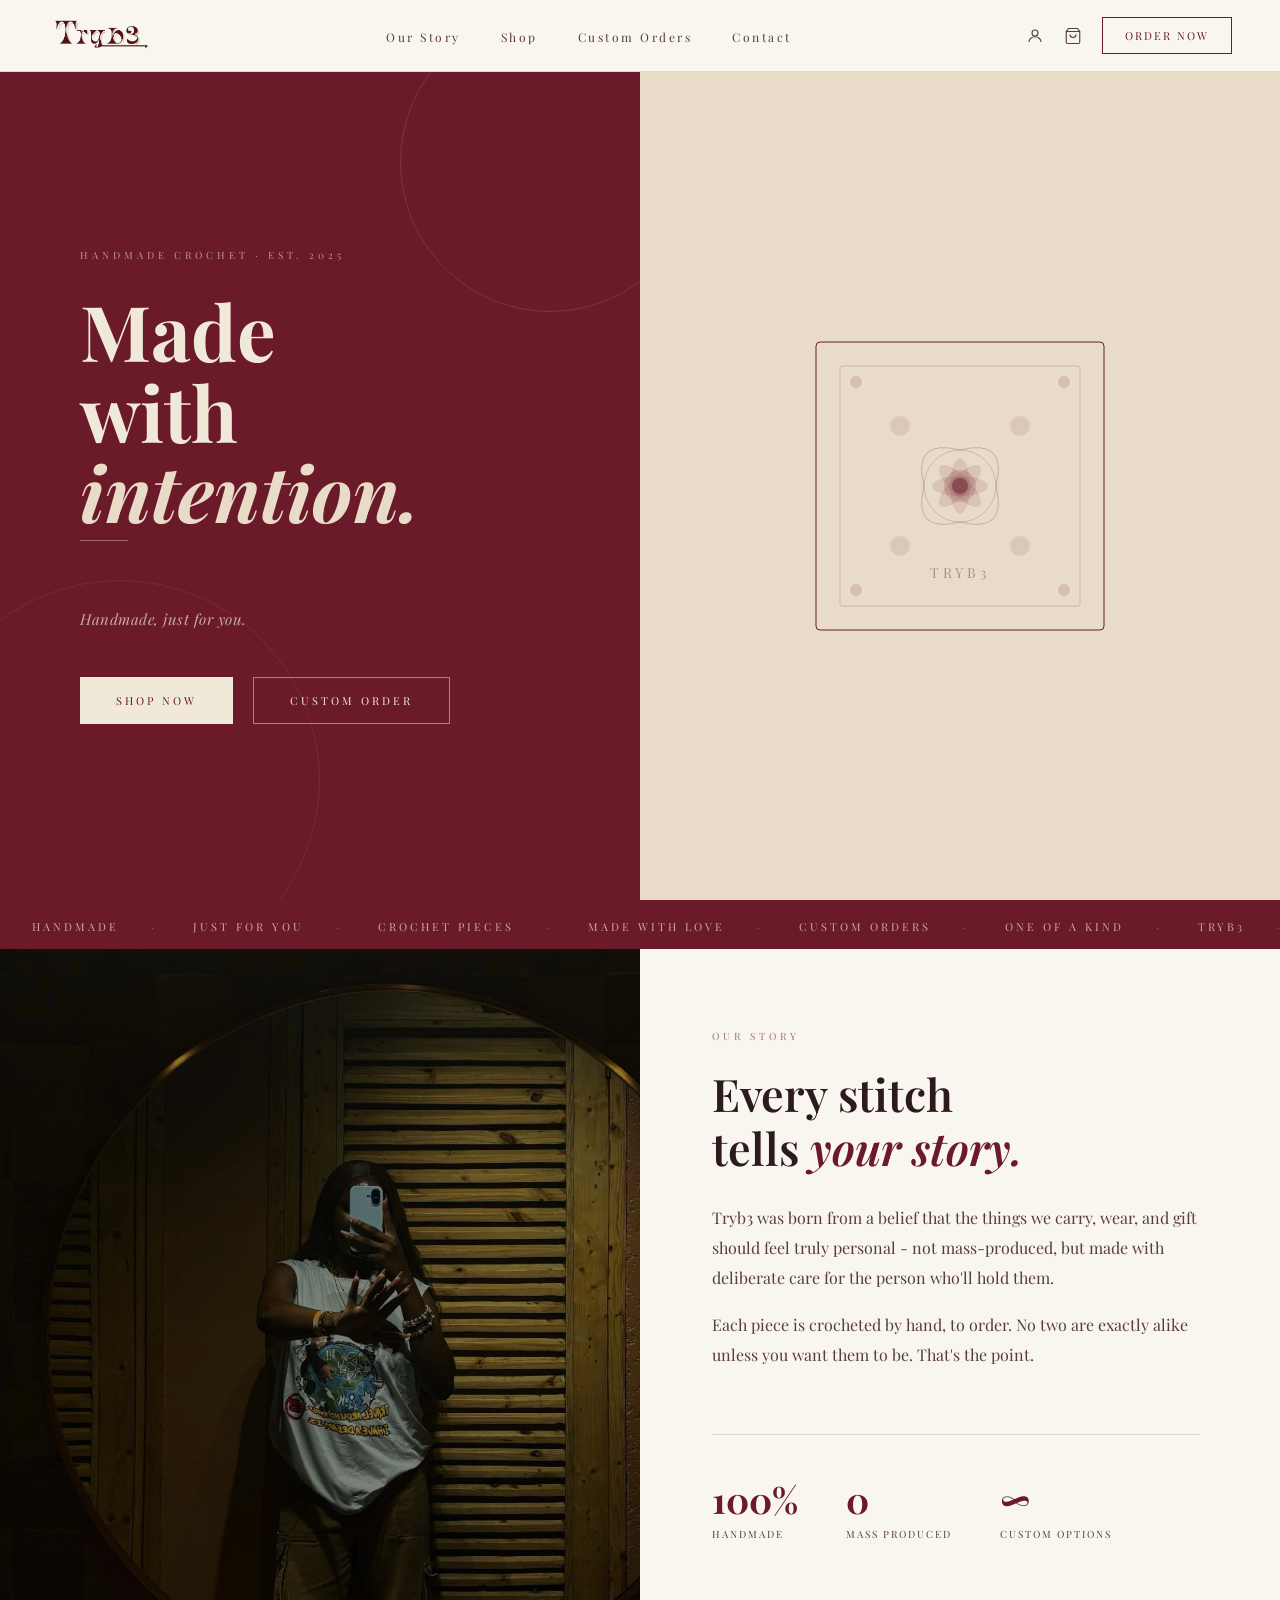
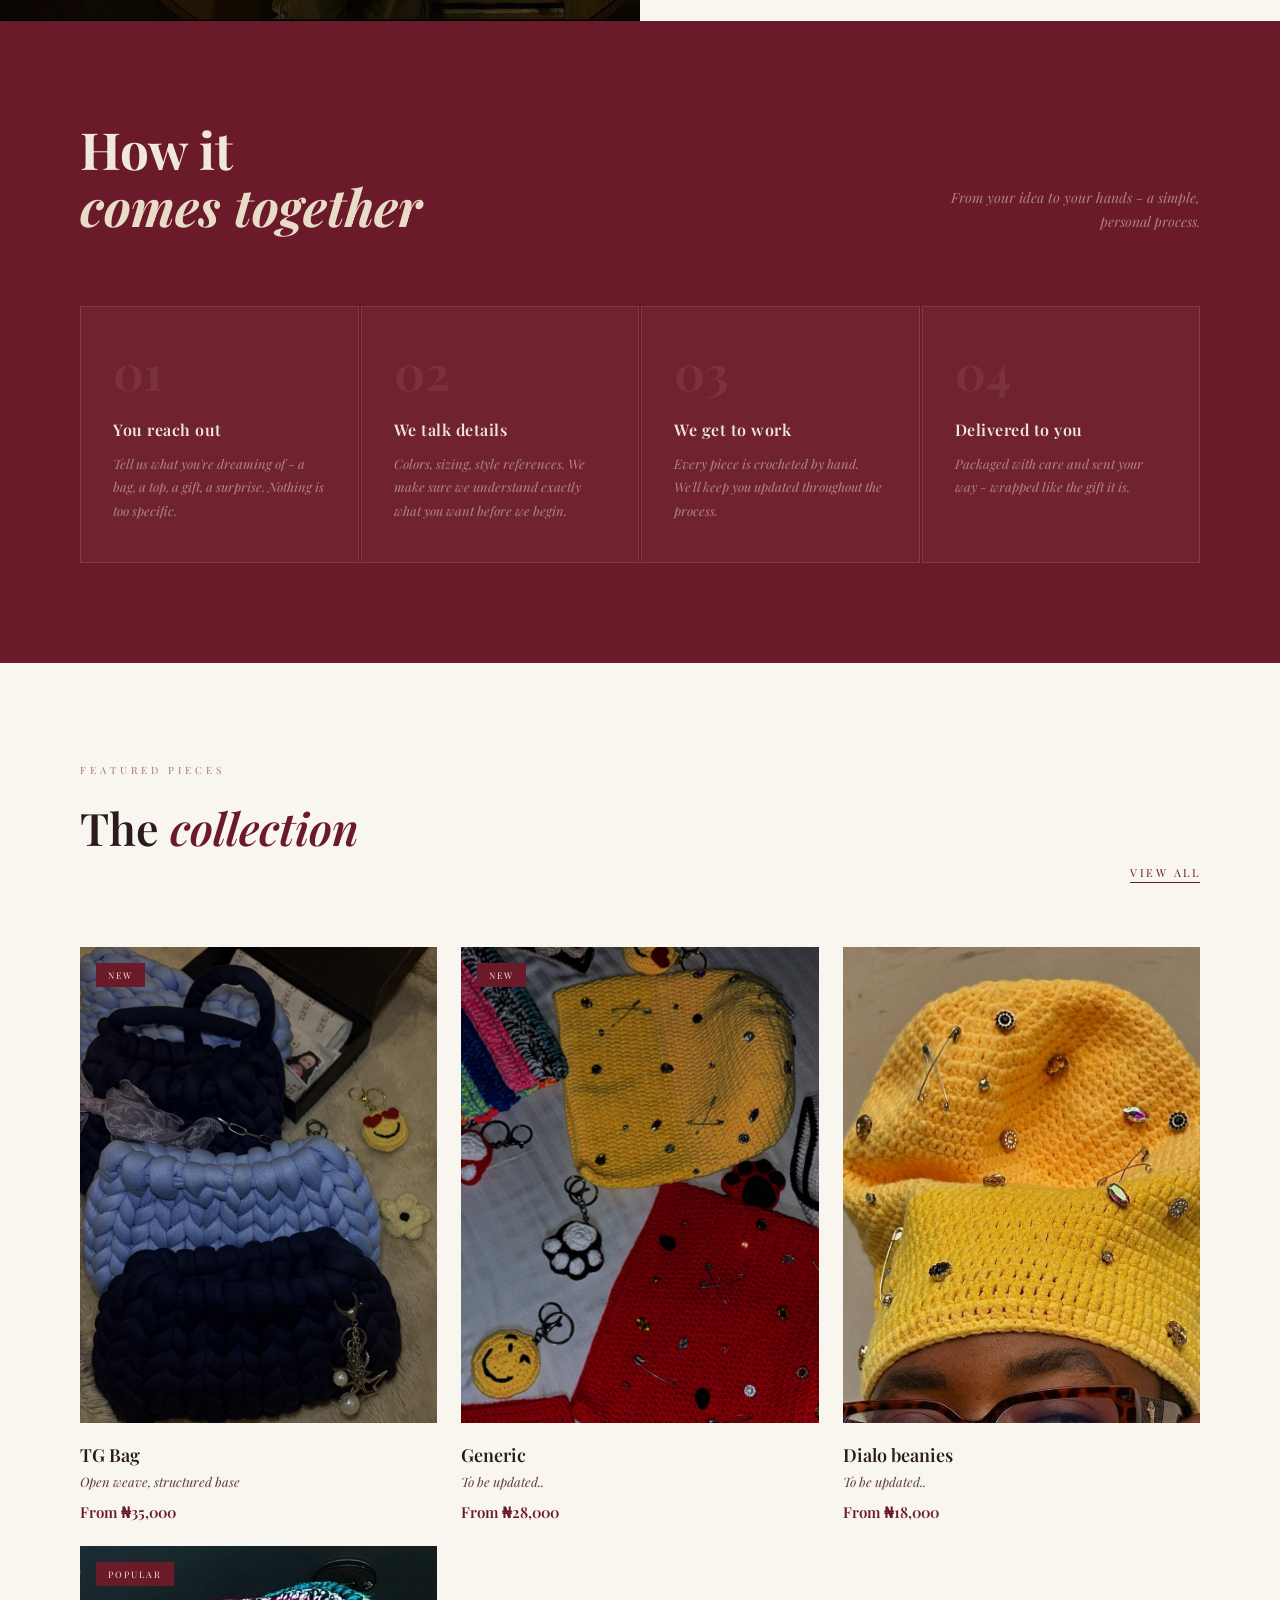
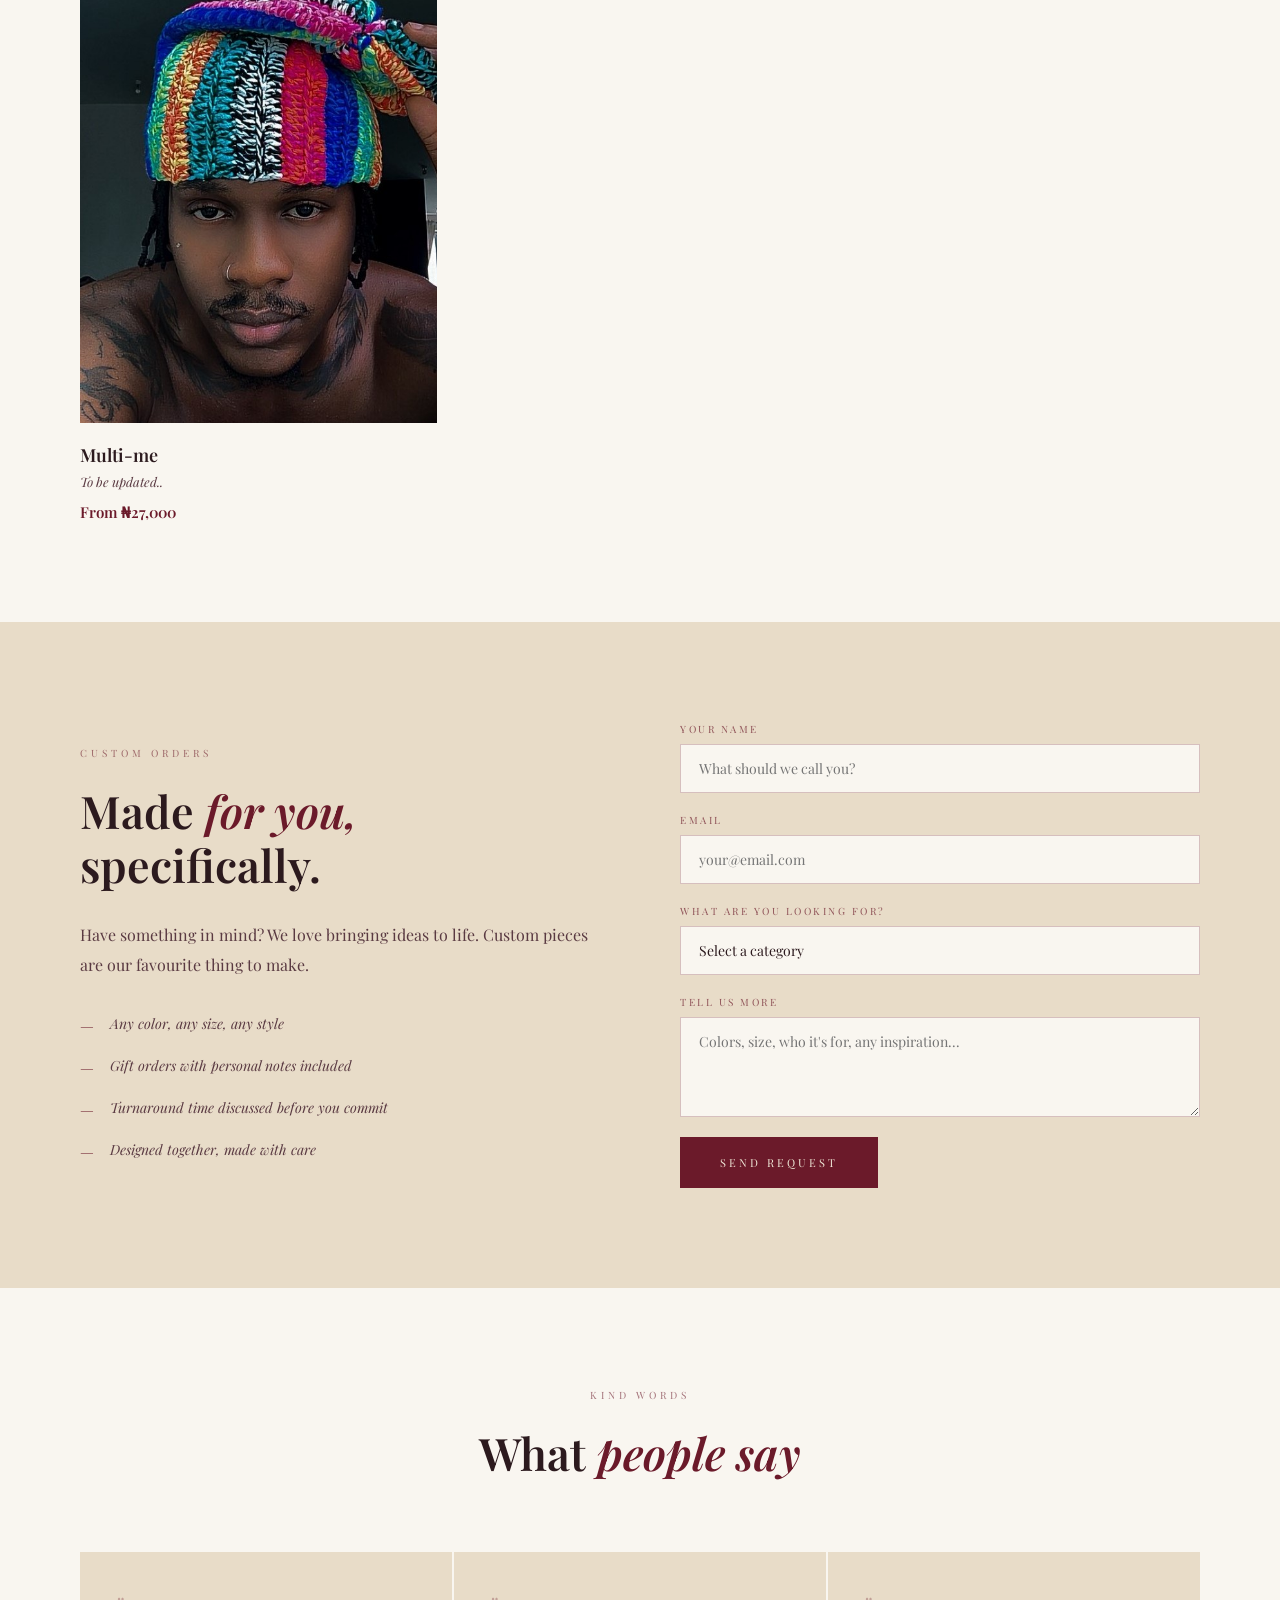
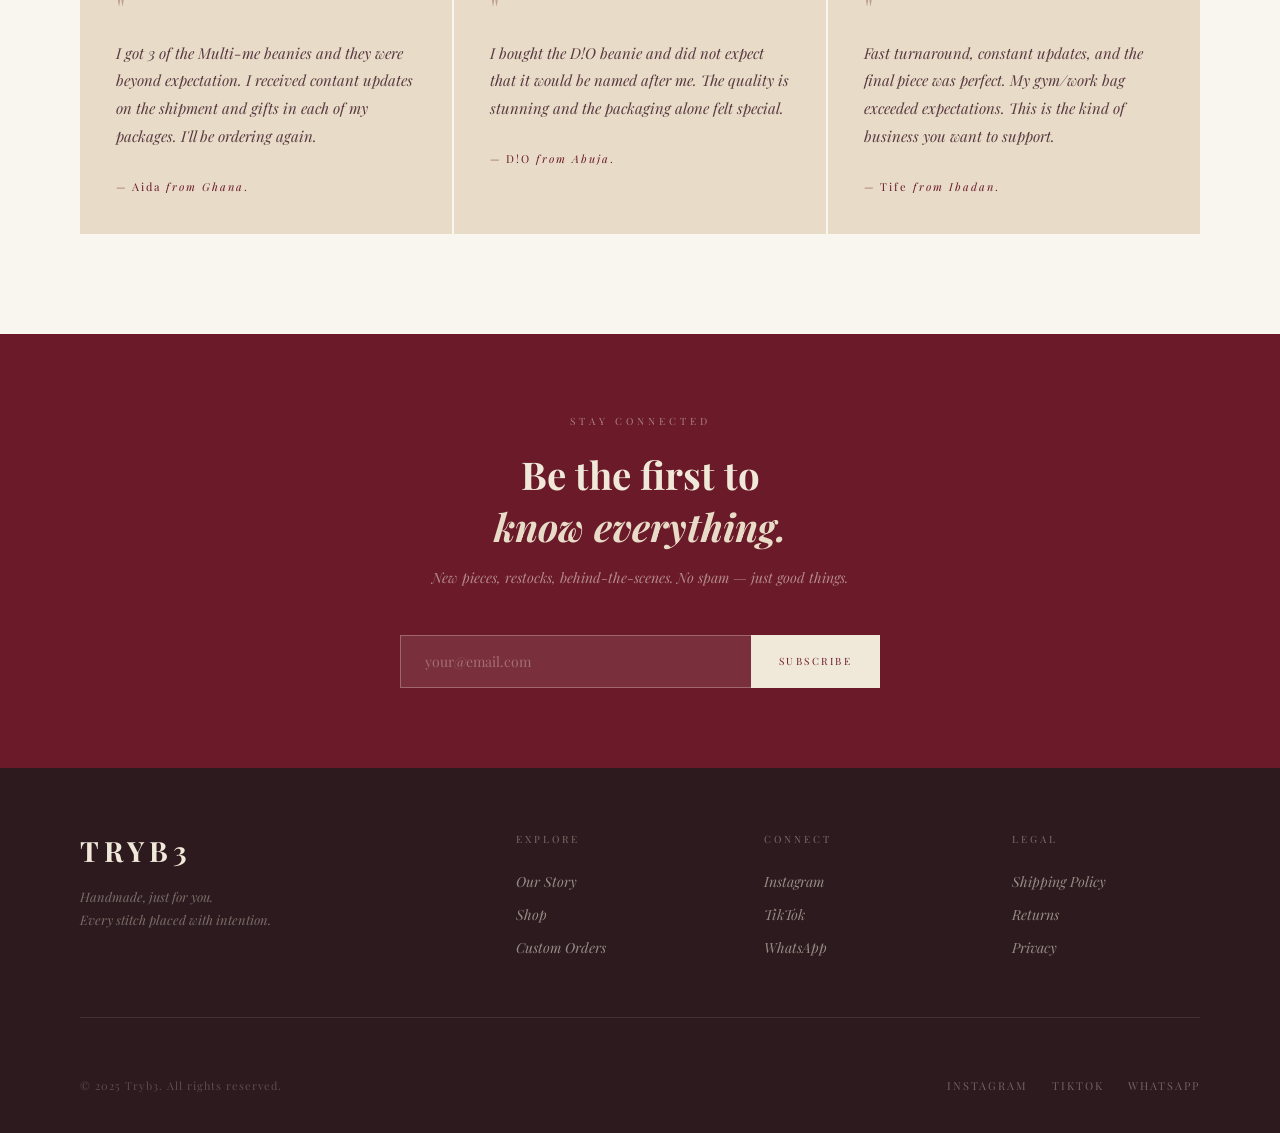
<file: index.html>
<!DOCTYPE html>
<html lang="en">
<head>
  <meta charset="UTF-8" />
  <meta name="viewport" content="width=device-width, initial-scale=1.0"/>
  <title>Tryb3 — Handmade, Just for You</title>
   <link rel="stylesheet" href="styles/global.css">
  <link rel="preconnect" href="https://fonts.googleapis.com"/>
  <link rel="preconnect" href="https://fonts.gstatic.com" crossorigin/>
  <link href="https://fonts.googleapis.com/css2?family=Playfair+Display:ital,wght@0,400;0,600;0,700;1,400;1,600&display=swap" rel="stylesheet"/>
</head>
<body>

  <!-- NAV -->
  <nav>

      <div class="logo">
        <a  href="index.html"><img src="/images/logo.png" alt="Logo"></a>
      </div>

    <ul class="nav-links">
      <li><a href="#about">Our Story</a></li>
      <li><a href="shop.html">Shop</a></li>
      <li><a href="#custom">Custom Orders</a></li>
      <li><a href="#contact">Contact</a></li>
    </ul>
   <div class="nav-right">
      <a href="account.html" class="nav-icon" title="Account">
        <svg width="18" height="18" viewBox="0 0 24 24" fill="none" stroke="currentColor" stroke-width="1.5"><circle cx="12" cy="8" r="4"/><path d="M4 20c0-4 3.6-7 8-7s8 3 8 7"/></svg>
      </a>
      <a href="cart.html" class="nav-icon nav-cart" title="Cart">
        <svg width="18" height="18" viewBox="0 0 24 24" fill="none" stroke="currentColor" stroke-width="1.5"><path d="M6 2L3 6v14a2 2 0 002 2h14a2 2 0 002-2V6l-3-4z"/><line x1="3" y1="6" x2="21" y2="6"/><path d="M16 10a4 4 0 01-8 0"/></svg>
        <span class="cart-count" id="cartCount">0</span>
      </a>
      <a href="shop.html" class="nav-cta">ORDER NOW</a>
    </div>
  </nav>

  <!-- HERO -->
  <section class="hero">
    <div class="hero-left">
      <p class="hero-eyebrow">HANDMADE CROCHET · EST. 2025</p>
      <h1 class="hero-title">Made<br/>with<br/><em>intention.</em></h1>
      <div class="hero-divider"></div>
      <p class="hero-tagline">Handmade, just for you.</p>
      <div>
        <a href="#shop" class="hero-btn">SHOP NOW</a>
        <a href="#custom" class="hero-btn-outline">CUSTOM ORDER</a>
      </div>
    </div>
    <div class="hero-right">
      <!-- Decorative crochet granny square motif -->
      <div class="crochet-art">
        <svg viewBox="0 0 320 320" xmlns="http://www.w3.org/2000/svg" fill="none">
          <!-- Outer square -->
          <rect x="16" y="16" width="288" height="288" rx="4" stroke="#6B1A2A" stroke-width="1"/>
          <!-- Inner square -->
          <rect x="40" y="40" width="240" height="240" rx="2" stroke="#6B1A2A" stroke-width="0.5" opacity="0.4"/>
          <!-- Granny square petals -->
          <g transform="translate(160,160)">
            <!-- Ring 1 - center -->
            <circle r="16" fill="#6B1A2A" opacity="0.15"/>
            <circle r="8" fill="#6B1A2A" opacity="0.5"/>
            <!-- Ring 2 - petals -->
            <ellipse ry="28" rx="10" fill="#6B1A2A" opacity="0.12"/>
            <ellipse ry="28" rx="10" transform="rotate(45)" fill="#6B1A2A" opacity="0.12"/>
            <ellipse ry="28" rx="10" transform="rotate(90)" fill="#6B1A2A" opacity="0.12"/>
            <ellipse ry="28" rx="10" transform="rotate(135)" fill="#6B1A2A" opacity="0.12"/>
            <!-- Ring 3 -->
            <circle r="36" stroke="#6B1A2A" stroke-width="0.8" opacity="0.25"/>
            <!-- Corner clusters -->
            <circle cx="60" cy="60" r="10" fill="#6B1A2A" opacity="0.1"/>
            <circle cx="-60" cy="60" r="10" fill="#6B1A2A" opacity="0.1"/>
            <circle cx="60" cy="-60" r="10" fill="#6B1A2A" opacity="0.1"/>
            <circle cx="-60" cy="-60" r="10" fill="#6B1A2A" opacity="0.1"/>
            <!-- Corner connecting arcs -->
            <path d="M36 0 Q48 48 0 36" stroke="#6B1A2A" stroke-width="0.8" opacity="0.3"/>
            <path d="M0 36 Q-48 48 -36 0" stroke="#6B1A2A" stroke-width="0.8" opacity="0.3"/>
            <path d="M-36 0 Q-48 -48 0 -36" stroke="#6B1A2A" stroke-width="0.8" opacity="0.3"/>
            <path d="M0 -36 Q48 -48 36 0" stroke="#6B1A2A" stroke-width="0.8" opacity="0.3"/>
          </g>
          <!-- Corner details -->
          <circle cx="56" cy="56" r="6" fill="#6B1A2A" opacity="0.15"/>
          <circle cx="264" cy="56" r="6" fill="#6B1A2A" opacity="0.15"/>
          <circle cx="56" cy="264" r="6" fill="#6B1A2A" opacity="0.15"/>
          <circle cx="264" cy="264" r="6" fill="#6B1A2A" opacity="0.15"/>
          <!-- Brand text in center -->
          <text x="160" y="252" text-anchor="middle" font-family="'Playfair Display', serif" font-size="14" fill="#6B1A2A" opacity="0.4" letter-spacing="4">TRYB3</text>
        </svg>
      </div>
    </div>
  </section>

  <!-- MARQUEE -->
  <div class="marquee-strip" aria-hidden="true">
    <div class="marquee-inner">
      <span>HANDMADE</span><span class="dot">·</span>
      <span>JUST FOR YOU</span><span class="dot">·</span>
      <span>CROCHET PIECES</span><span class="dot">·</span>
      <span>MADE WITH LOVE</span><span class="dot">·</span>
      <span>CUSTOM ORDERS</span><span class="dot">·</span>
      <span>ONE OF A KIND</span><span class="dot">·</span>
      <span>TRYB3</span><span class="dot">·</span>
      <span>HANDMADE</span><span class="dot">·</span>
      <span>JUST FOR YOU</span><span class="dot">·</span>
      <span>CROCHET PIECES</span><span class="dot">·</span>
      <span>MADE WITH LOVE</span><span class="dot">·</span>
      <span>CUSTOM ORDERS</span><span class="dot">·</span>
      <span>ONE OF A KIND</span><span class="dot">·</span>
      <span>TRYB3</span><span class="dot">·</span>
    </div>
  </div>

  <!-- ABOUT -->
  <section class="about" id="about">
    <div class="about-image">
      <img 
      src="images/Owner.jpeg"
      class="about-img" alt="
      onerror="this.style.display='none'; this.nextElementSibling.style.display='flex';"
      />
<!-- Fallback shown automatically when image is missing -->
      <div class="about-placeholder" style="display: none;">
        <div class="about-placeholder-icon">🧶</div>
        <p>The owner of Tryb3</p>
      </div>
    </div>
    <div class="about-content">
      <p class="section-label">OUR STORY</p>
      <h2 class="section-title">Every stitch<br/>tells <em>your story.</em></h2>
      <p class="section-text">
        Tryb3 was born from a belief that the things we carry, wear, and gift should feel truly personal - not mass-produced, but made with deliberate care for the person who'll hold them.
      </p>
      <p class="section-text">
        Each piece is crocheted by hand, to order. No two are exactly alike unless you want them to be. That's the point.
      </p>
      <div class="about-stats">
        <div>
          <div class="stat-number">100%</div>
          <div class="stat-label">HANDMADE</div>
        </div>
        <div>
          <div class="stat-number">0</div>
          <div class="stat-label">MASS PRODUCED</div>
        </div>
        <div>
          <div class="stat-number">∞</div>
          <div class="stat-label">CUSTOM OPTIONS</div>
        </div>
      </div>
    </div>
  </section>

  <!-- PROCESS -->
  <section class="process">
    <div class="process-header">
      <h2 class="process-title">How it<br/><em>comes together</em></h2>
      <p class="process-subtitle">From your idea to your hands - a simple, personal process.</p>
    </div>
    <div class="process-steps">
      <div class="process-step">
        <div class="step-number">01</div>
        <div class="step-title">You reach out</div>
        <p class="step-desc">Tell us what you're dreaming of - a bag, a top, a gift, a surprise. Nothing is too specific.</p>
      </div>
      <div class="process-step">
        <div class="step-number">02</div>
        <div class="step-title">We talk details</div>
        <p class="step-desc">Colors, sizing, style references. We make sure we understand exactly what you want before we begin.</p>
      </div>
      <div class="process-step">
        <div class="step-number">03</div>
        <div class="step-title">We get to work</div>
        <p class="step-desc">Every piece is crocheted by hand. We'll keep you updated throughout the process.</p>
      </div>
      <div class="process-step">
        <div class="step-number">04</div>
        <div class="step-title">Delivered to you</div>
        <p class="step-desc">Packaged with care and sent your way - wrapped like the gift it is.</p>
      </div>
    </div>
  </section>

  <!-- SHOP -->
  <section class="shop" id="shop">
    <div class="shop-header">
      <div>
        <p class="section-label">FEATURED PIECES</p>
        <h2 class="section-title">The <em>collection</em></h2>
      </div>
      <a href="#shop" class="shop-link">VIEW ALL</a>
    </div>
    <div class="products-grid">
      <div class="product-card">
  <div class="product-image">
    <div class="product-badge">NEW</div>
    <img 
      src="/images/Bags.jpg"
      alt="Market Tote"
      class="product-img"
      onerror="this.style.display='none'; this.nextElementSibling.style.display='flex';"
    />
    <div class="product-placeholder" style="display: none;">
      <p>TG Bag</p>
    </div>
  </div>
  <div class="product-name">TG Bag</div>
  <div class="product-desc">Open weave, structured base</div>
  <div class="product-price">From ₦35,000</div>
</div>

<div class="product-card">
  <div class="product-image">
    <div class="product-badge">NEW</div>

    <img 
      src="/images/General.jpeg"
      alt="D!O beanie"
      class="product-img"
      onerror="this.style.display='none'; this.nextElementSibling.style.display='flex';"
    />
    <div class="product-placeholder" style="display: none;">
      <p>D!O beanie</p>
    </div>
  </div>
  <div class="product-name">Generic</div>
  <div class="product-desc">To be updated..</div>
  <div class="product-price">From ₦28,000</div>
</div>

<div class="product-card">
  <div class="product-image">

    <img 
      src="/images/Yello.jpeg"
      alt="Dialo beanies"
      class="product-img"
      onerror="this.style.display='none'; this.nextElementSibling.style.display='flex';"
    />
    <div class="product-placeholder" style="display: none;">
      <p>Dialo beanies</p>
    </div>
  </div>
  <div class="product-name">Dialo beanies</div>
  <div class="product-desc">To be updated..</div>
  <div class="product-price">From ₦18,000</div>
</div>

<div class="product-card">
  <div class="product-image">
    <div class="product-badge">POPULAR</div>

    <img 
      src="/images/Multi-me.jpeg"
      alt="Multi-me beanie"
      class="product-img"
      onerror="this.style.display='none'; this.nextElementSibling.style.display='flex';"
    />
    <div class="product-placeholder" style="display: none;">
      <p>Multi-me beanie</p>
    </div>
  </div>

  <div class="product-name">Multi-me</div>
  <div class="product-desc">To be updated..</div>
  <div class="product-price">From ₦27,000</div>
</div>
  </section>

  <!-- CUSTOM ORDER -->
  <section class="custom" id="custom">
    <div class="custom-text">
      <p class="section-label">CUSTOM ORDERS</p>
      <h2 class="section-title">Made <em>for you,</em><br/>specifically.</h2>
      <p class="section-text">Have something in mind? We love bringing ideas to life. Custom pieces are our favourite thing to make.</p>
      <ul class="custom-list">
        <li>Any color, any size, any style</li>
        <li>Gift orders with personal notes included</li>
        <li>Turnaround time discussed before you commit</li>
        <li>Designed together, made with care</li>
      </ul>
    </div>
<form class="custom-form" id="contact" action="https://formspree.io/f/xqagblez" method="POST">
  
  <input type="hidden" name="_subject" value="New Custom Order Request from Tryb3">

  <div class="form-group">
    <label class="form-label">YOUR NAME</label>
    <input class="form-input" type="text" name="name" required placeholder="What should we call you?"/>
  </div>

  <div class="form-group">
    <label class="form-label">EMAIL</label>
    <input class="form-input" type="email" name="email" required placeholder="your@email.com"/>
  </div>

  <div class="form-group">
    <label class="form-label">WHAT ARE YOU LOOKING FOR?</label>
    <select class="form-select form-input" name="category" required>
      <option value="">Select a category</option>
      <option>Bag / Tote</option>
      <option>Clothing / Tops</option>
      <option>Accessories</option>
      <option>Home Décor</option>
      <option>Gift / Surprise</option>
      <option>Something else</option>
    </select>
  </div>

  <div class="form-group">
    <label class="form-label">TELL US MORE</label>
    <textarea class="form-textarea" name="message" required placeholder="Colors, size, who it's for, any inspiration..."></textarea>
  </div>

  <button class="form-submit" type="submit">SEND REQUEST</button>

  <p class="form-status" style="display:none;"></p>

</form>
  </section>

  <!-- TESTIMONIALS -->
  <section class="testimonials">
    <div class="testimonials-header">
      <p class="section-label" style="text-align:center;">KIND WORDS</p>
      <h2 class="section-title">What <em>people say</em></h2>
    </div>
    <div class="testimonials-grid">
      <div class="testimonial-card">
        <div class="testimonial-quote">"</div>
        <p class="testimonial-text">I got 3 of the Multi-me beanies and they were beyond expectation. I received contant updates on the shipment and gifts in each of my packages. I'll be ordering again.</p>
        <div class="testimonial-author">— Aida <em>from Ghana</em>.</div>
      </div>
      <div class="testimonial-card">
        <div class="testimonial-quote">"</div>
        <p class="testimonial-text">I bought the D!O beanie and did not expect that it would be named after me. The quality is stunning and the packaging alone felt special.</p>
        <div class="testimonial-author">— D!O <em>from Abuja</em>.</div>
      </div>
      <div class="testimonial-card">
        <div class="testimonial-quote">"</div>
        <p class="testimonial-text">Fast turnaround, constant updates, and the final piece was perfect. My gym/work bag exceeded expectations. This is the kind of business you want to support.</p>
        <div class="testimonial-author">— Tife <em>from Ibadan</em>.</div>
      </div>
    </div>
  </section>

  <!-- NEWSLETTER -->
  <section class="newsletter">
    <p class="newsletter-label">STAY CONNECTED</p>
    <h2 class="newsletter-title">Be the first to<br/><em>know everything.</em></h2>
    <p class="newsletter-sub">New pieces, restocks, behind-the-scenes. No spam — just good things.</p>
    <div class="newsletter-form">
      <input class="newsletter-input" type="email" placeholder="your@email.com"/>
      <button class="newsletter-btn">SUBSCRIBE</button>
    </div>
  </section>

  <!-- FOOTER -->
  <footer>
    <div class="footer-top">
      <div>
        <div class="footer-brand-name">TRYB3</div>
        <p class="footer-brand-tag">Handmade, just for you.<br/>Every stitch placed with intention.</p>
      </div>
      <div>
        <div class="footer-col-title">EXPLORE</div>
        <ul class="footer-links">
          <li><a href="#about">Our Story</a></li>
          <li><a href="#shop">Shop</a></li>
          <li><a href="#custom">Custom Orders</a></li>
        </ul>
      </div>
      <div>
        <div class="footer-col-title">CONNECT</div>
        <ul class="footer-links">
          <li><a href="https://www.instagram.com/tryb3.co?igsh=MXhyZmwxNmRsNzQ5bg%3D%3D&utm_source=qr">Instagram</a></li>
          <li><a href="https://www.tiktok.com/@tryb3.co?_r=1&_t=ZS-94iKsdBvAMG">TikTok</a></li>
          <li><a href="https://wa.me/message/NMQJ64C3XHWUH1">WhatsApp</a></li>
        </ul>
      </div>
      <div>
        <div class="footer-col-title">LEGAL</div>
        <ul class="footer-links">
          <li><a href="#">Shipping Policy</a></li>
          <li><a href="#">Returns</a></li>
          <li><a href="#">Privacy</a></li>
        </ul>
      </div>
    </div>
    <div class="footer-bottom">
      <span class="footer-copy">© 2025 Tryb3. All rights reserved.</span>
      <div class="footer-social">
        <a href="https://www.instagram.com/tryb3.co?igsh=MXhyZmwxNmRsNzQ5bg%3D%3D&utm_source=qr">INSTAGRAM</a>
        <a href="https://www.tiktok.com/@tryb3.co?_r=1&_t=ZS-94iKsdBvAMG">TIKTOK</a>
        <a href="https://wa.me/message/NMQJ64C3XHWUH1">WHATSAPP</a>
      </div>
    </div>
  </footer>
    <script src="scripts/scripts.js"></script>
    <div id="success-popup" class="popup">
  <div class="popup-content">
    <p>REQUEST RECEIVED <br>We'll be in touch <em>SOON</em>(^⌣^).</p>
    <button onclick="closePopup()">Gotcha𑣲</button>
  </div>
</div>
<script src="scripts/cart.js"></script>
  <script>
    // ── FILTER ──
    const filterBtns = document.querySelectorAll('.filter-btn');
    const cards = document.querySelectorAll('.product-card[data-category]');
    const emptyState = document.getElementById('emptyState');
    const resultsCount = document.getElementById('resultsCount');
    let activeFilter = 'all';

    function applyFilter(filter) {
      activeFilter = filter;
      let visible = 0;
      cards.forEach(card => {
        const match = filter === 'all' || card.dataset.category === filter;
        card.dataset.hidden = match ? 'false' : 'true';
        card.style.display = match ? '' : 'none';
        if (match) visible++;
      });
      emptyState.style.display = visible === 0 ? 'block' : 'none';
      resultsCount.textContent = filter === 'all'
        ? `Showing all pieces`
        : `Showing ${visible} piece${visible !== 1 ? 's' : ''} in ${filter}`;
    }

    filterBtns.forEach(btn => {
      btn.addEventListener('click', () => {
        filterBtns.forEach(b => b.classList.remove('active'));
        btn.classList.add('active');
        applyFilter(btn.dataset.filter);
      });
    });

    // ── SORT ──
    document.getElementById('sortSelect').addEventListener('change', function() {
      const grid = document.getElementById('productsGrid');
      const visibleCards = [...cards].filter(c => c.style.display !== 'none');
      visibleCards.sort((a, b) => {
        if (this.value === 'price-asc') return +a.dataset.price - +b.dataset.price;
        if (this.value === 'price-desc') return +b.dataset.price - +a.dataset.price;
        if (this.value === 'newest') return +b.dataset.date - +a.dataset.date;
        return 0;
      });
      visibleCards.forEach(c => grid.appendChild(c));
      grid.appendChild(emptyState);
    });

    // ── QUICK ADD ──
    const toast = document.getElementById('cartToast');

    document.querySelectorAll('.quick-add').forEach(btn => {
      btn.addEventListener('click', (e) => {
        e.stopPropagation();
        const { id, name, price, img } = btn.dataset;
        addToCart({ id, name, price: +price, img });

        toast.textContent = `"${name}" added to cart ✓`;
        toast.classList.add('show');
        setTimeout(() => toast.classList.remove('show'), 2800);
      });
    });

    // Init cart count on load
    updateCartCount();
  </script>
</body>
</html>
</file>
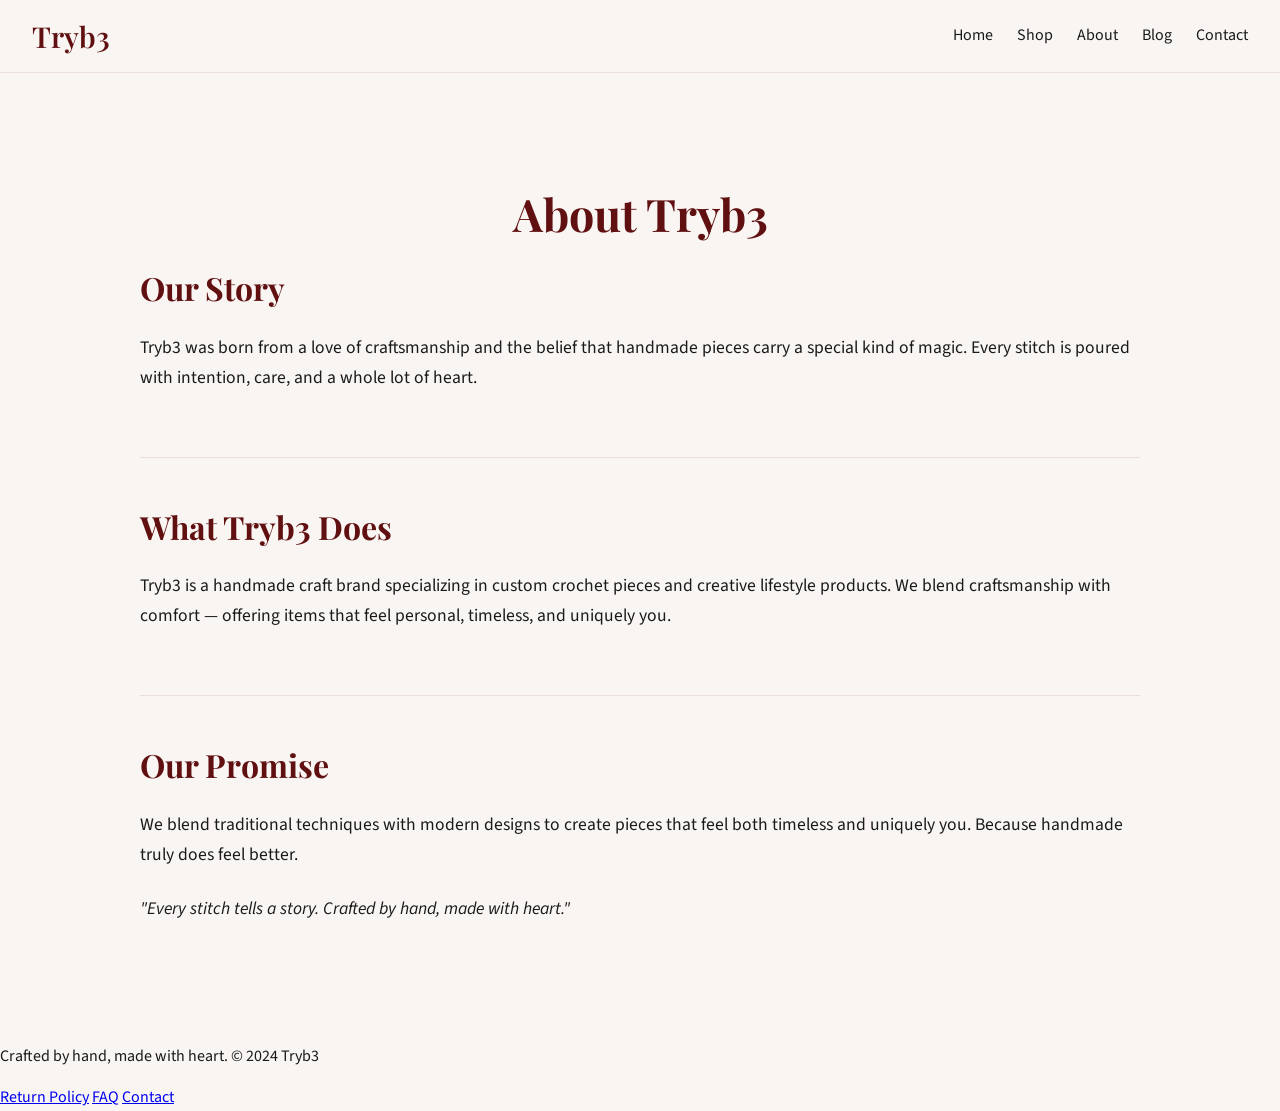
<file: about.html>
<!DOCTYPE html>
<html lang="en">
<head>
    <meta charset="UTF-8">
    <meta name="viewport" content="width=device-width, initial-scale=1.0">
    <title>About Us - Tryb3 • Handmade • Just For You</title>
    <link rel="stylesheet" href="style.css">
    <link rel="stylesheet" href="https://cdnjs.cloudflare.com/ajax/libs/font-awesome/6.4.0/css/all.min.css">
</head>
<body>
    <header>
        <nav>
            <div class="logo">Tryb3</div>
            <ul class="nav-links">
                <li><a href="index.html">Home</a></li>
                <li><a href="index.html#shop">Shop</a></li>
                <li><a href="about.html">About</a></li>
                <li><a href="blog.html">Blog</a></li>
                <li><a href="contact.html">Contact</a></li>
            </ul>
        </nav>
    </header>

    <section class="page-content">
        <div class="container">
            <h1>About Tryb3</h1>
            
            <div class="about-section">
                <h2>Our Story</h2>
                <p>Tryb3 was born from a love of craftsmanship and the belief that handmade pieces carry a special kind of magic. Every stitch is poured with intention, care, and a whole lot of heart.</p>
            </div>

            <div class="about-section">
                <h2>What Tryb3 Does</h2>
                <p>Tryb3 is a handmade craft brand specializing in custom crochet pieces and creative lifestyle products. We blend craftsmanship with comfort — offering items that feel personal, timeless, and uniquely you.</p>
            </div>

            <div class="about-section">
                <h2>Our Promise</h2>
                <p>We blend traditional techniques with modern designs to create pieces that feel both timeless and uniquely you. Because handmade truly does feel better.</p>
                <p><em>"Every stitch tells a story. Crafted by hand, made with heart."</em></p>
            </div>
        </div>
    </section>

    <footer>
        <p>Crafted by hand, made with heart. &copy; 2024 Tryb3</p>
        <div class="footer-links">
            <a href="returns.html">Return Policy</a>
            <a href="faq.html">FAQ</a>
            <a href="contact.html">Contact</a>
        </div>
    </footer>
</body>
</html>
</file>
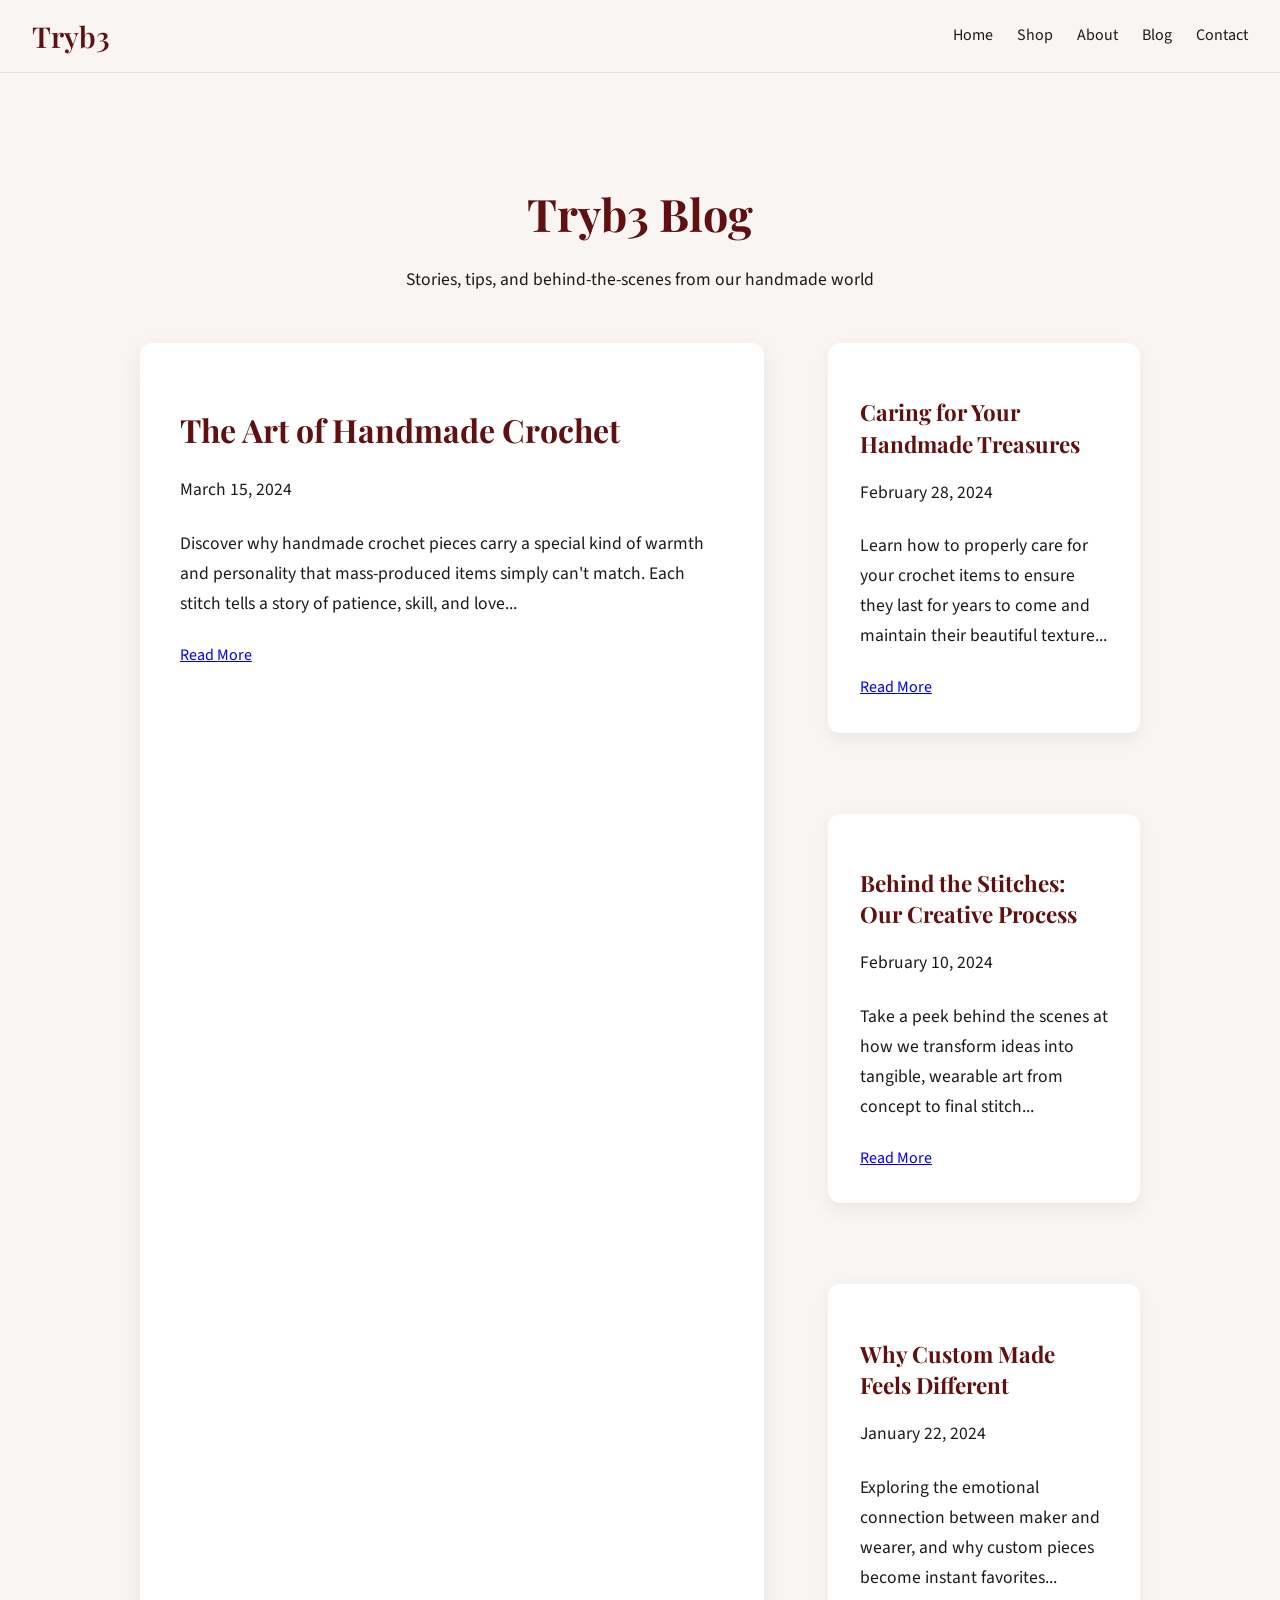
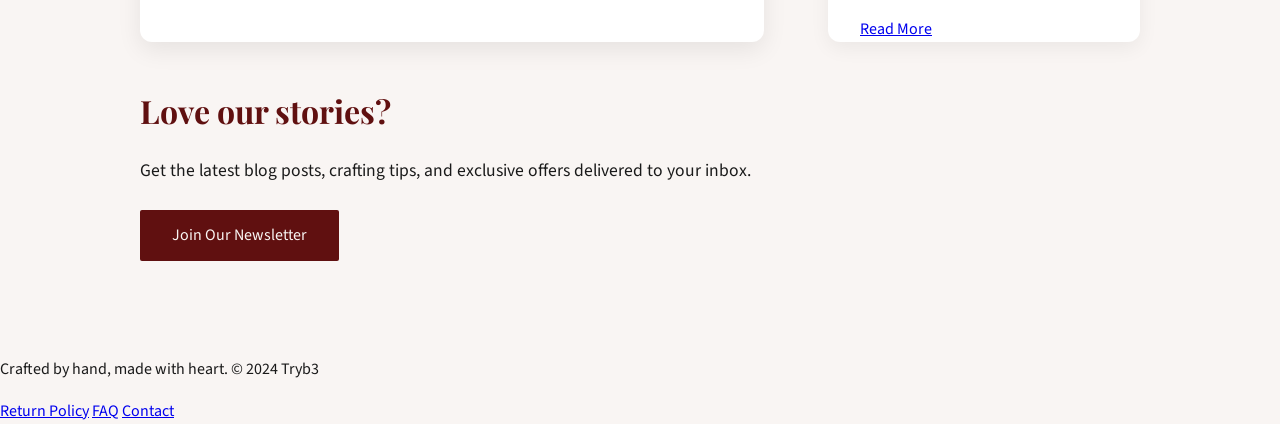
<file: blog.html>
<!DOCTYPE html>
<html lang="en">
<head>
    <meta charset="UTF-8">
    <meta name="viewport" content="width=device-width, initial-scale=1.0">
    <title>Blog - Tryb3 • Handmade • Just For You</title>
    <link rel="stylesheet" href="style.css">
    <link rel="stylesheet" href="https://cdnjs.cloudflare.com/ajax/libs/font-awesome/6.4.0/css/all.min.css">
</head>
<body>
    <header>
        <nav>
            <div class="logo">Tryb3</div>
            <ul class="nav-links">
                <li><a href="index.html">Home</a></li>
                <li><a href="index.html#shop">Shop</a></li>
                <li><a href="about.html">About</a></li>
                <li><a href="blog.html">Blog</a></li>
                <li><a href="contact.html">Contact</a></li>
            </ul>
        </nav>
    </header>

    <section class="page-content">
        <div class="container">
            <h1>Tryb3 Blog</h1>
            <p class="page-intro">Stories, tips, and behind-the-scenes from our handmade world</p>
            
            <div class="blog-grid">
                <article class="blog-card-large">
                    <h2>The Art of Handmade Crochet</h2>
                    <p class="blog-date">March 15, 2024</p>
                    <p>Discover why handmade crochet pieces carry a special kind of warmth and personality that mass-produced items simply can't match. Each stitch tells a story of patience, skill, and love...</p>
                    <a href="#" class="read-more">Read More</a>
                </article>
                
                <div class="blog-sidebar">
                    <div class="blog-card">
                        <h3>Caring for Your Handmade Treasures</h3>
                        <p class="blog-date">February 28, 2024</p>
                        <p>Learn how to properly care for your crochet items to ensure they last for years to come and maintain their beautiful texture...</p>
                        <a href="#" class="read-more">Read More</a>
                    </div>
                    
                    <div class="blog-card">
                        <h3>Behind the Stitches: Our Creative Process</h3>
                        <p class="blog-date">February 10, 2024</p>
                        <p>Take a peek behind the scenes at how we transform ideas into tangible, wearable art from concept to final stitch...</p>
                        <a href="#" class="read-more">Read More</a>
                    </div>
                    
                    <div class="blog-card">
                        <h3>Why Custom Made Feels Different</h3>
                        <p class="blog-date">January 22, 2024</p>
                        <p>Exploring the emotional connection between maker and wearer, and why custom pieces become instant favorites...</p>
                        <a href="#" class="read-more">Read More</a>
                    </div>
                </div>
            </div>
            
            <div class="newsletter-cta">
                <h2>Love our stories?</h2>
                <p>Get the latest blog posts, crafting tips, and exclusive offers delivered to your inbox.</p>
                <a href="index.html#newsletter" class="cta-button">Join Our Newsletter</a>
            </div>
        </div>
    </section>

    <footer>
        <p>Crafted by hand, made with heart. &copy; 2024 Tryb3</p>
        <div class="footer-links">
            <a href="returns.html">Return Policy</a>
            <a href="faq.html">FAQ</a>
            <a href="contact.html">Contact</a>
        </div>
    </footer>
</body>
</html>
</file>
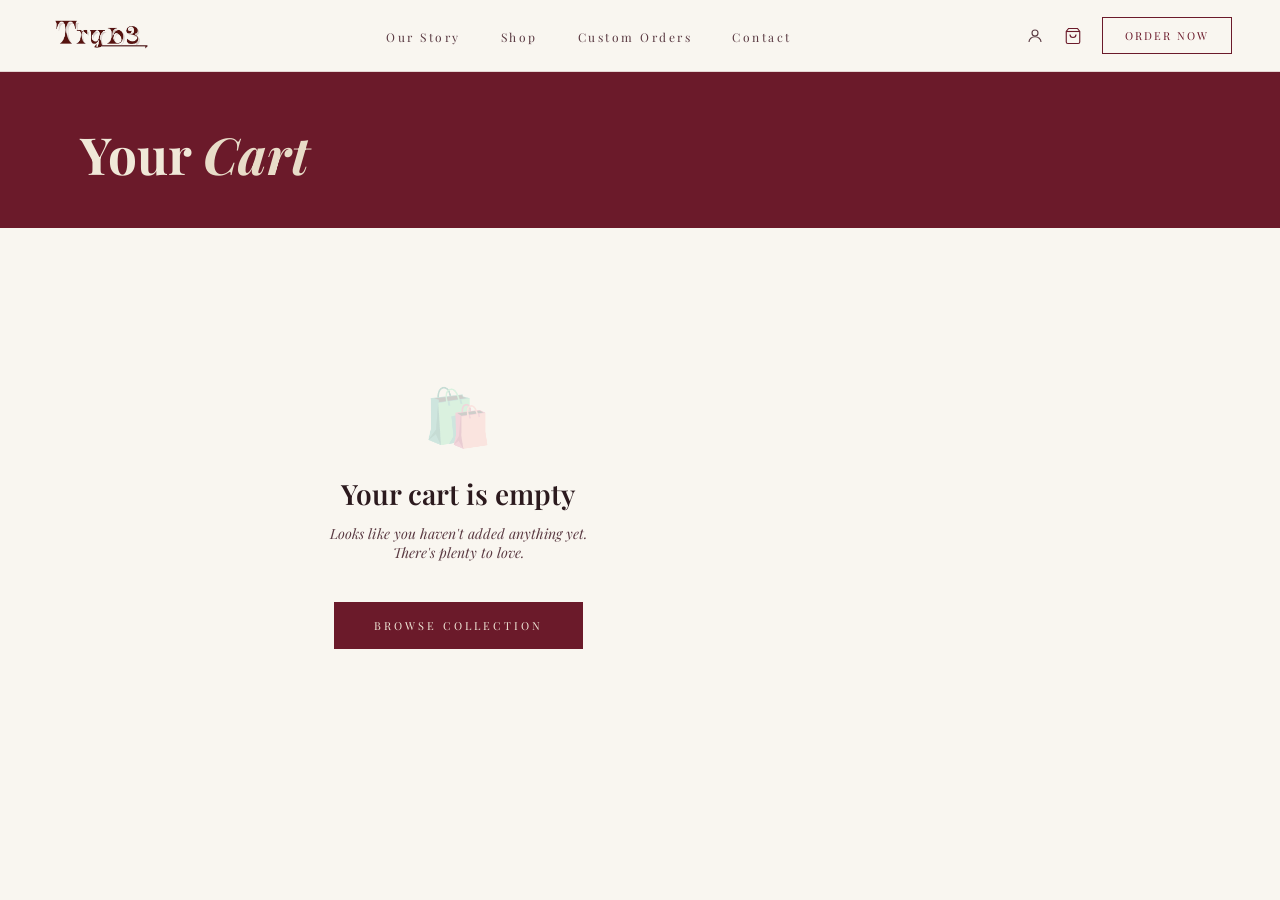
<file: cart.html>
<!DOCTYPE html>
<html lang="en">
<head>
  <meta charset="UTF-8"/>
  <meta name="viewport" content="width=device-width, initial-scale=1.0"/>
  <title>Your Cart — Tryb3</title>
  <link rel="preconnect" href="https://fonts.googleapis.com"/>
  <link rel="preconnect" href="https://fonts.gstatic.com" crossorigin/>
  <link href="https://fonts.googleapis.com/css2?family=Playfair+Display:ital,wght@0,400;0,600;0,700;1,400;1,600&display=swap" rel="stylesheet"/>
  <link rel="stylesheet" href="styles/global.css"/>
  <style>
    .cart-page { padding-top: 72px; min-height: 100vh; }

    /* ── PAGE HEADER ── */
    .page-header {
      background: var(--burgundy);
      padding: 48px 80px 40px;
    }
    .page-header h1 {
      font-size: clamp(32px,4vw,52px);
      font-weight: 700;
      color: var(--ivory);
    }
    .page-header h1 em { font-style: italic; color: var(--ivory-dark); }

    /* ── CART BODY ── */
    .cart-body {
      display: grid;
      grid-template-columns: 1fr 380px;
      gap: 0;
      min-height: 60vh;
    }

    /* ── ITEMS ── */
    .cart-items {
      padding: 48px 64px 80px 80px;
      background: var(--ivory-warm);
    }

    .cart-items-header {
      display: grid;
      grid-template-columns: 1fr 120px 120px 48px;
      gap: 16px;
      padding-bottom: 16px;
      border-bottom: 0.5px solid rgba(107,26,42,0.15);
      margin-bottom: 8px;
    }

    .cart-col-label {
      font-size: 9px;
      letter-spacing: 3px;
      color: var(--text-mid);
      opacity: 0.6;
    }
    .cart-col-label.right { text-align: right; }

    .cart-item {
      display: grid;
      grid-template-columns: 1fr 120px 120px 48px;
      gap: 16px;
      align-items: center;
      padding: 24px 0;
      border-bottom: 0.5px solid rgba(107,26,42,0.08);
    }

    .item-info {
      display: flex;
      gap: 20px;
      align-items: center;
    }

    .item-thumb {
      width: 80px;
      height: 96px;
      object-fit: cover;
      background: var(--ivory-dark);
      flex-shrink: 0;
      display: block;
    }

    .item-thumb-placeholder {
      width: 80px;
      height: 96px;
      background: var(--ivory-dark);
      display: flex;
      align-items: center;
      justify-content: center;
      font-size: 20px;
      flex-shrink: 0;
    }

    .item-name {
      font-size: 16px;
      font-weight: 600;
      color: var(--text-dark);
      margin-bottom: 4px;
    }

    .item-unit-price {
      font-size: 12px;
      font-style: italic;
      color: var(--text-mid);
    }

    /* Qty stepper */
    .qty-stepper {
      display: flex;
      align-items: center;
      gap: 0;
      border: 0.5px solid rgba(107,26,42,0.2);
      width: fit-content;
    }

    .qty-btn {
      font-family: 'Playfair Display', serif;
      font-size: 16px;
      background: none;
      border: none;
      width: 32px;
      height: 36px;
      cursor: pointer;
      color: var(--burgundy);
      display: flex;
      align-items: center;
      justify-content: center;
      transition: background 0.2s;
    }

    .qty-btn:hover { background: var(--ivory-dark); }

    .qty-value {
      font-size: 14px;
      font-weight: 600;
      color: var(--text-dark);
      min-width: 32px;
      text-align: center;
    }

    .item-total {
      font-size: 15px;
      font-weight: 600;
      color: var(--burgundy);
      text-align: right;
    }

    .item-remove {
      background: none;
      border: none;
      cursor: pointer;
      color: rgba(107,26,42,0.3);
      font-size: 18px;
      padding: 4px;
      transition: color 0.2s;
      line-height: 1;
    }

    .item-remove:hover { color: var(--burgundy); }

    /* Back to shop */
    .back-link {
      display: inline-flex;
      align-items: center;
      gap: 8px;
      font-size: 11px;
      letter-spacing: 2px;
      color: var(--burgundy);
      text-decoration: none;
      margin-top: 32px;
      opacity: 0.7;
      transition: opacity 0.2s;
    }
    .back-link:hover { opacity: 1; }

    /* ── EMPTY CART ── */
    .cart-empty {
      display: none;
      flex-direction: column;
      align-items: center;
      justify-content: center;
      padding: 100px 40px;
      text-align: center;
    }

    .cart-empty-icon { font-size: 56px; opacity: 0.2; margin-bottom: 24px; }

    .cart-empty h2 {
      font-size: 28px;
      font-weight: 600;
      color: var(--text-dark);
      margin-bottom: 12px;
    }

    .cart-empty p {
      font-size: 14px;
      font-style: italic;
      color: var(--text-mid);
      margin-bottom: 40px;
    }

    .btn-primary {
      display: inline-block;
      font-family: 'Playfair Display', serif;
      font-size: 11px;
      letter-spacing: 3px;
      background: var(--burgundy);
      color: var(--ivory);
      padding: 16px 40px;
      text-decoration: none;
      transition: background 0.25s;
    }
    .btn-primary:hover { background: var(--burgundy-deep); }

    /* ── SUMMARY PANEL ── */
    .cart-summary {
      background: var(--ivory-dark);
      padding: 48px 48px 64px;
      position: sticky;
      top: 72px;
      align-self: start;
    }

    .summary-title {
      font-size: 12px;
      letter-spacing: 3px;
      color: var(--text-mid);
      margin-bottom: 32px;
    }

    .summary-line {
      display: flex;
      justify-content: space-between;
      align-items: center;
      margin-bottom: 16px;
    }

    .summary-label {
      font-size: 13px;
      font-style: italic;
      color: var(--text-mid);
    }

    .summary-value {
      font-size: 14px;
      font-weight: 600;
      color: var(--text-dark);
    }

    .summary-divider {
      border: none;
      border-top: 0.5px solid rgba(107,26,42,0.15);
      margin: 24px 0;
    }

    .summary-total-label {
      font-size: 10px;
      letter-spacing: 2.5px;
      color: var(--text-mid);
    }

    .summary-total-value {
      font-size: 22px;
      font-weight: 700;
      color: var(--burgundy);
    }

    .shipping-note {
      font-size: 11px;
      font-style: italic;
      color: var(--text-mid);
      opacity: 0.6;
      margin-bottom: 32px;
      line-height: 1.6;
    }

    .checkout-btn {
      display: block;
      width: 100%;
      font-family: 'Playfair Display', serif;
      font-size: 11px;
      letter-spacing: 3px;
      background: var(--burgundy);
      color: var(--ivory);
      border: none;
      padding: 18px;
      cursor: pointer;
      transition: background 0.25s;
      text-align: center;
      text-decoration: none;
    }

    .checkout-btn:hover { background: var(--burgundy-deep); }

    .secure-note {
      display: flex;
      align-items: center;
      justify-content: center;
      gap: 8px;
      margin-top: 16px;
      font-size: 10px;
      letter-spacing: 1.5px;
      color: var(--text-mid);
      opacity: 0.5;
    }

    /* ── RESPONSIVE ── */
    @media (max-width: 900px) {
      .page-header { padding: 40px 24px 32px; }
      .cart-body { grid-template-columns: 1fr; }
      .cart-items { padding: 32px 24px 48px; }
      .cart-items-header { display: none; }
      .cart-item { grid-template-columns: 1fr auto; grid-template-rows: auto auto; gap: 12px; }
      .item-total, .item-remove { grid-row: 1; }
      .item-total { grid-column: 2; }
      .item-remove { grid-column: 3; }
      .cart-summary { position: static; padding: 32px 24px; }
    }
  </style>
</head>
<body class="cart-page">

  <!-- NAV -->
  <nav>
    <div class="logo">
      <a href="index.html"><img src="images/logo.png" alt="Tryb3" onerror="this.style.display='none';"></a>
    </div>
    <ul class="nav-links">
      <li><a href="index.html#about">Our Story</a></li>
      <li><a href="shop.html">Shop</a></li>
      <li><a href="index.html#custom">Custom Orders</a></li>
      <li><a href="contact.html">Contact</a></li>
    </ul>
    <div class="nav-right">
      <a href="account.html" class="nav-icon" title="Account">
        <svg width="18" height="18" viewBox="0 0 24 24" fill="none" stroke="currentColor" stroke-width="1.5"><circle cx="12" cy="8" r="4"/><path d="M4 20c0-4 3.6-7 8-7s8 3 8 7"/></svg>
      </a>
      <a href="cart.html" class="nav-icon nav-cart active" title="Cart">
        <svg width="18" height="18" viewBox="0 0 24 24" fill="none" stroke="currentColor" stroke-width="1.5"><path d="M6 2L3 6v14a2 2 0 002 2h14a2 2 0 002-2V6l-3-4z"/><line x1="3" y1="6" x2="21" y2="6"/><path d="M16 10a4 4 0 01-8 0"/></svg>
        <span class="cart-count" id="cartCount">0</span>
      </a>
      <a href="index.html#custom" class="nav-cta">ORDER NOW</a>
    </div>
  </nav>

  <!-- PAGE HEADER -->
  <div class="page-header">
    <h1>Your <em>Cart</em></h1>
  </div>

  <!-- CART BODY -->
  <div class="cart-body">

    <!-- ITEMS COLUMN -->
    <div class="cart-items">

      <!-- Empty state -->
      <div class="cart-empty" id="cartEmpty">
        <div class="cart-empty-icon">🛍️</div>
        <h2>Your cart is empty</h2>
        <p>Looks like you haven't added anything yet.<br/>There's plenty to love.</p>
        <a href="shop.html" class="btn-primary">BROWSE COLLECTION</a>
      </div>

      <!-- Headers (hidden when empty) -->
      <div class="cart-items-header" id="cartHeaders">
        <span class="cart-col-label">ITEM</span>
        <span class="cart-col-label">QUANTITY</span>
        <span class="cart-col-label right">TOTAL</span>
        <span></span>
      </div>

      <!-- Items inserted by JS -->
      <div id="cartItemsList"></div>

      <a href="shop.html" class="back-link" id="backLink" style="display:none;">
        ← CONTINUE SHOPPING
      </a>
    </div>

    <!-- SUMMARY PANEL -->
    <div class="cart-summary" id="cartSummary" style="display:none;">
      <div class="summary-title">ORDER SUMMARY</div>

      <div class="summary-line">
        <span class="summary-label">Subtotal</span>
        <span class="summary-value" id="summarySubtotal">₦0</span>
      </div>
      <div class="summary-line">
        <span class="summary-label">Shipping</span>
        <span class="summary-value" id="summaryShipping">Calculated at checkout</span>
      </div>

      <hr class="summary-divider"/>

      <div class="summary-line">
        <span class="summary-total-label">TOTAL</span>
        <span class="summary-total-value" id="summaryTotal">₦0</span>
      </div>

      <p class="shipping-note">
        Shipping is calculated based on your location at checkout.<br/>
        Powered by Shipbubble.
      </p>

      <a href="checkout.html" class="checkout-btn">PROCEED TO CHECKOUT</a>

      <div class="secure-note">
        <svg width="12" height="12" viewBox="0 0 24 24" fill="none" stroke="currentColor" stroke-width="2"><rect x="3" y="11" width="18" height="11" rx="2"/><path d="M7 11V7a5 5 0 0110 0v4"/></svg>
        SECURED BY PAYSTACK
      </div>
    </div>

  </div><!-- /cart-body -->

  <script src="scripts/cart.js"></script>
  <script>
    function renderCart() {
      const cart = getCart();
      const list = document.getElementById('cartItemsList');
      const empty = document.getElementById('cartEmpty');
      const headers = document.getElementById('cartHeaders');
      const summary = document.getElementById('cartSummary');
      const backLink = document.getElementById('backLink');

      list.innerHTML = '';

      if (cart.length === 0) {
        empty.style.display = 'flex';
        headers.style.display = 'none';
        summary.style.display = 'none';
        backLink.style.display = 'none';
        return;
      }

      empty.style.display = 'none';
      headers.style.display = 'grid';
      summary.style.display = 'block';
      backLink.style.display = 'inline-flex';

      cart.forEach(item => {
        const row = document.createElement('div');
        row.className = 'cart-item';
        row.innerHTML = `
          <div class="item-info">
            <img class="item-thumb" src="${item.img}" alt="${item.name}"
                 onerror="this.style.display='none'; this.nextElementSibling.style.display='flex';">
            <div class="item-thumb-placeholder" style="display:none;">🧶</div>
            <div>
              <div class="item-name">${item.name}</div>
              <div class="item-unit-price">${formatNGN(item.price)} each</div>
            </div>
          </div>
          <div class="qty-stepper">
            <button class="qty-btn" onclick="changeQty('${item.id}', -1)">−</button>
            <span class="qty-value">${item.qty}</span>
            <button class="qty-btn" onclick="changeQty('${item.id}', 1)">+</button>
          </div>
          <div class="item-total">${formatNGN(item.price * item.qty)}</div>
          <button class="item-remove" onclick="removeItem('${item.id}')" title="Remove">✕</button>
        `;
        list.appendChild(row);
      });

      // Update summary
      const sub = cartTotal();
      document.getElementById('summarySubtotal').textContent = formatNGN(sub);
      document.getElementById('summaryTotal').textContent = formatNGN(sub);
    }

    function changeQty(id, delta) {
      updateQty(id, delta);
      renderCart();
    }

    function removeItem(id) {
      removeFromCart(id);
      renderCart();
    }

    renderCart();
  </script>
</body>
</html>
</file>
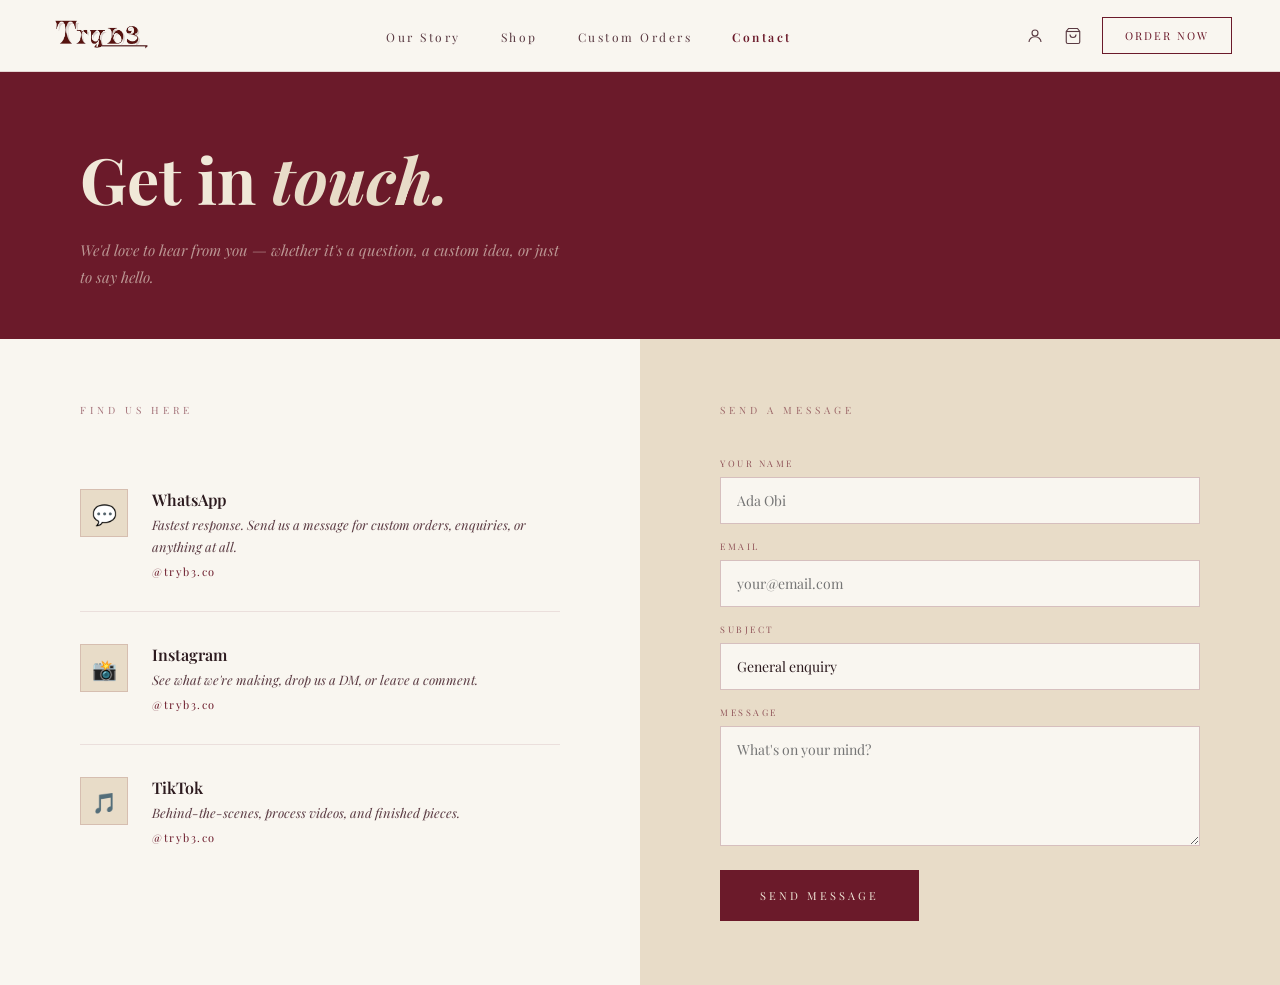
<file: contact.html>
<!DOCTYPE html>
<html lang="en">
<head>
  <meta charset="UTF-8"/>
  <meta name="viewport" content="width=device-width, initial-scale=1.0"/>
  <title>Contact — Tryb3</title>
  <link rel="preconnect" href="https://fonts.googleapis.com"/>
  <link rel="preconnect" href="https://fonts.gstatic.com" crossorigin/>
  <link href="https://fonts.googleapis.com/css2?family=Playfair+Display:ital,wght@0,400;0,600;0,700;1,400;1,600&display=swap" rel="stylesheet"/>
  <link rel="stylesheet" href="styles/global.css"/>
  <style>
    .contact-page { padding-top: 72px; }

    .contact-hero {
      background: var(--burgundy);
      padding: 64px 80px 48px;
    }
    .contact-hero h1 {
      font-size: clamp(36px,5vw,64px);
      font-weight: 700;
      color: var(--ivory);
    }
    .contact-hero h1 em { font-style: italic; color: var(--ivory-dark); }
    .contact-hero p {
      font-size: 15px;
      font-style: italic;
      color: rgba(240,232,216,0.6);
      margin-top: 16px;
      max-width: 480px;
      line-height: 1.8;
    }

    .contact-body {
      display: grid;
      grid-template-columns: 1fr 1fr;
      min-height: 60vh;
    }

    /* channels */
    .contact-channels {
      padding: 64px 80px;
      background: var(--ivory-warm);
    }

    .section-label {
      font-size: 10px;
      letter-spacing: 4px;
      color: var(--burgundy);
      opacity: 0.6;
      margin-bottom: 40px;
    }

    .channel-card {
      display: flex;
      align-items: flex-start;
      gap: 24px;
      padding: 32px 0;
      border-bottom: 0.5px solid rgba(107,26,42,0.1);
      text-decoration: none;
      transition: opacity 0.2s;
    }
    .channel-card:hover { opacity: 0.7; }
    .channel-card:last-child { border-bottom: none; }

    .channel-icon {
      width: 48px; height: 48px;
      background: var(--ivory-dark);
      border: 0.5px solid rgba(107,26,42,0.15);
      display: flex; align-items: center; justify-content: center;
      font-size: 20px;
      flex-shrink: 0;
    }

    .channel-name {
      font-size: 16px;
      font-weight: 600;
      color: var(--text-dark);
      margin-bottom: 4px;
    }

    .channel-desc {
      font-size: 13px;
      font-style: italic;
      color: var(--text-mid);
      line-height: 1.7;
    }

    .channel-handle {
      font-size: 11px;
      letter-spacing: 1.5px;
      color: var(--burgundy);
      margin-top: 6px;
    }

    /* form side */
    .contact-form-side {
      background: var(--ivory-dark);
      padding: 64px 80px;
    }

    .form-group {
      display: flex;
      flex-direction: column;
      gap: 8px;
      margin-bottom: 16px;
    }

    .form-label {
      font-size: 9px;
      letter-spacing: 2.5px;
      color: var(--burgundy);
      opacity: 0.7;
    }

    .form-input, .form-textarea, .form-select {
      font-family: 'Playfair Display', serif;
      font-size: 14px;
      color: var(--text-dark);
      background: var(--ivory-warm);
      border: 0.5px solid rgba(107,26,42,0.25);
      padding: 13px 16px;
      outline: none;
      transition: border-color 0.2s;
      width: 100%;
      appearance: none;
    }
    .form-input:focus, .form-textarea:focus, .form-select:focus { border-color: var(--burgundy); }
    .form-textarea { resize: vertical; min-height: 120px; }

    .submit-btn {
      font-family: 'Playfair Display', serif;
      font-size: 11px;
      letter-spacing: 3px;
      background: var(--burgundy);
      color: var(--ivory);
      border: none;
      padding: 18px 40px;
      cursor: pointer;
      transition: background 0.25s;
      margin-top: 8px;
    }
    .submit-btn:hover { background: var(--burgundy-deep); }

    @media (max-width: 900px) {
      .contact-hero { padding: 48px 24px 36px; }
      .contact-body { grid-template-columns: 1fr; }
      .contact-channels, .contact-form-side { padding: 48px 24px; }
    }
  </style>
</head>
<body class="contact-page">

  <!-- NAV -->
  <nav>
    <div class="logo">
      <a href="index.html"><img src="images/logo.png" alt="Tryb3" onerror="this.style.display='none';"></a>
    </div>
    <ul class="nav-links">
      <li><a href="index.html#about">Our Story</a></li>
      <li><a href="shop.html">Shop</a></li>
      <li><a href="index.html#custom">Custom Orders</a></li>
      <li><a href="contact.html" class="active">Contact</a></li>
    </ul>
    <div class="nav-right">
      <a href="account.html" class="nav-icon" title="Account">
        <svg width="18" height="18" viewBox="0 0 24 24" fill="none" stroke="currentColor" stroke-width="1.5"><circle cx="12" cy="8" r="4"/><path d="M4 20c0-4 3.6-7 8-7s8 3 8 7"/></svg>
      </a>
      <a href="cart.html" class="nav-icon nav-cart">
        <svg width="18" height="18" viewBox="0 0 24 24" fill="none" stroke="currentColor" stroke-width="1.5"><path d="M6 2L3 6v14a2 2 0 002 2h14a2 2 0 002-2V6l-3-4z"/><line x1="3" y1="6" x2="21" y2="6"/><path d="M16 10a4 4 0 01-8 0"/></svg>
        <span class="cart-count" id="cartCount">0</span>
      </a>
      <a href="index.html#custom" class="nav-cta">ORDER NOW</a>
    </div>
  </nav>

  <section class="contact-hero">
    <h1>Get in <em>touch.</em></h1>
    <p>We'd love to hear from you — whether it's a question, a custom idea, or just to say hello.</p>
  </section>

  <div class="contact-body">
    <!-- Channels -->
    <div class="contact-channels">
      <p class="section-label">FIND US HERE</p>

      <a class="channel-card" href="https://wa.me/message/NMQJ64C3XHWUH1" target="_blank">
        <div class="channel-icon">💬</div>
        <div>
          <div class="channel-name">WhatsApp</div>
          <div class="channel-desc">Fastest response. Send us a message for custom orders, enquiries, or anything at all.</div>
          <div class="channel-handle">@tryb3.co</div>
        </div>
      </a>

      <a class="channel-card" href="https://www.instagram.com/tryb3.co" target="_blank">
        <div class="channel-icon">📸</div>
        <div>
          <div class="channel-name">Instagram</div>
          <div class="channel-desc">See what we're making, drop us a DM, or leave a comment.</div>
          <div class="channel-handle">@tryb3.co</div>
        </div>
      </a>

      <a class="channel-card" href="https://www.tiktok.com/@tryb3.co" target="_blank">
        <div class="channel-icon">🎵</div>
        <div>
          <div class="channel-name">TikTok</div>
          <div class="channel-desc">Behind-the-scenes, process videos, and finished pieces.</div>
          <div class="channel-handle">@tryb3.co</div>
        </div>
      </a>
    </div>

    <!-- Quick message form -->
    <div class="contact-form-side">
      <p class="section-label">SEND A MESSAGE</p>
      <form action="https://formspree.io/f/xqagblez" method="POST">
        <div class="form-group">
          <label class="form-label">YOUR NAME</label>
          <input class="form-input" type="text" name="name" required placeholder="Ada Obi"/>
        </div>
        <div class="form-group">
          <label class="form-label">EMAIL</label>
          <input class="form-input" type="email" name="email" required placeholder="your@email.com"/>
        </div>
        <div class="form-group">
          <label class="form-label">SUBJECT</label>
          <select class="form-select form-input" name="subject">
            <option>General enquiry</option>
            <option>Custom order</option>
            <option>Order update</option>
            <option>Something else</option>
          </select>
        </div>
        <div class="form-group">
          <label class="form-label">MESSAGE</label>
          <textarea class="form-textarea" name="message" required placeholder="What's on your mind?"></textarea>
        </div>
        <button class="submit-btn" type="submit">SEND MESSAGE</button>
      </form>
    </div>
  </div>

  <script src="scripts/cart.js"></script>
</body>
</html>
</file>
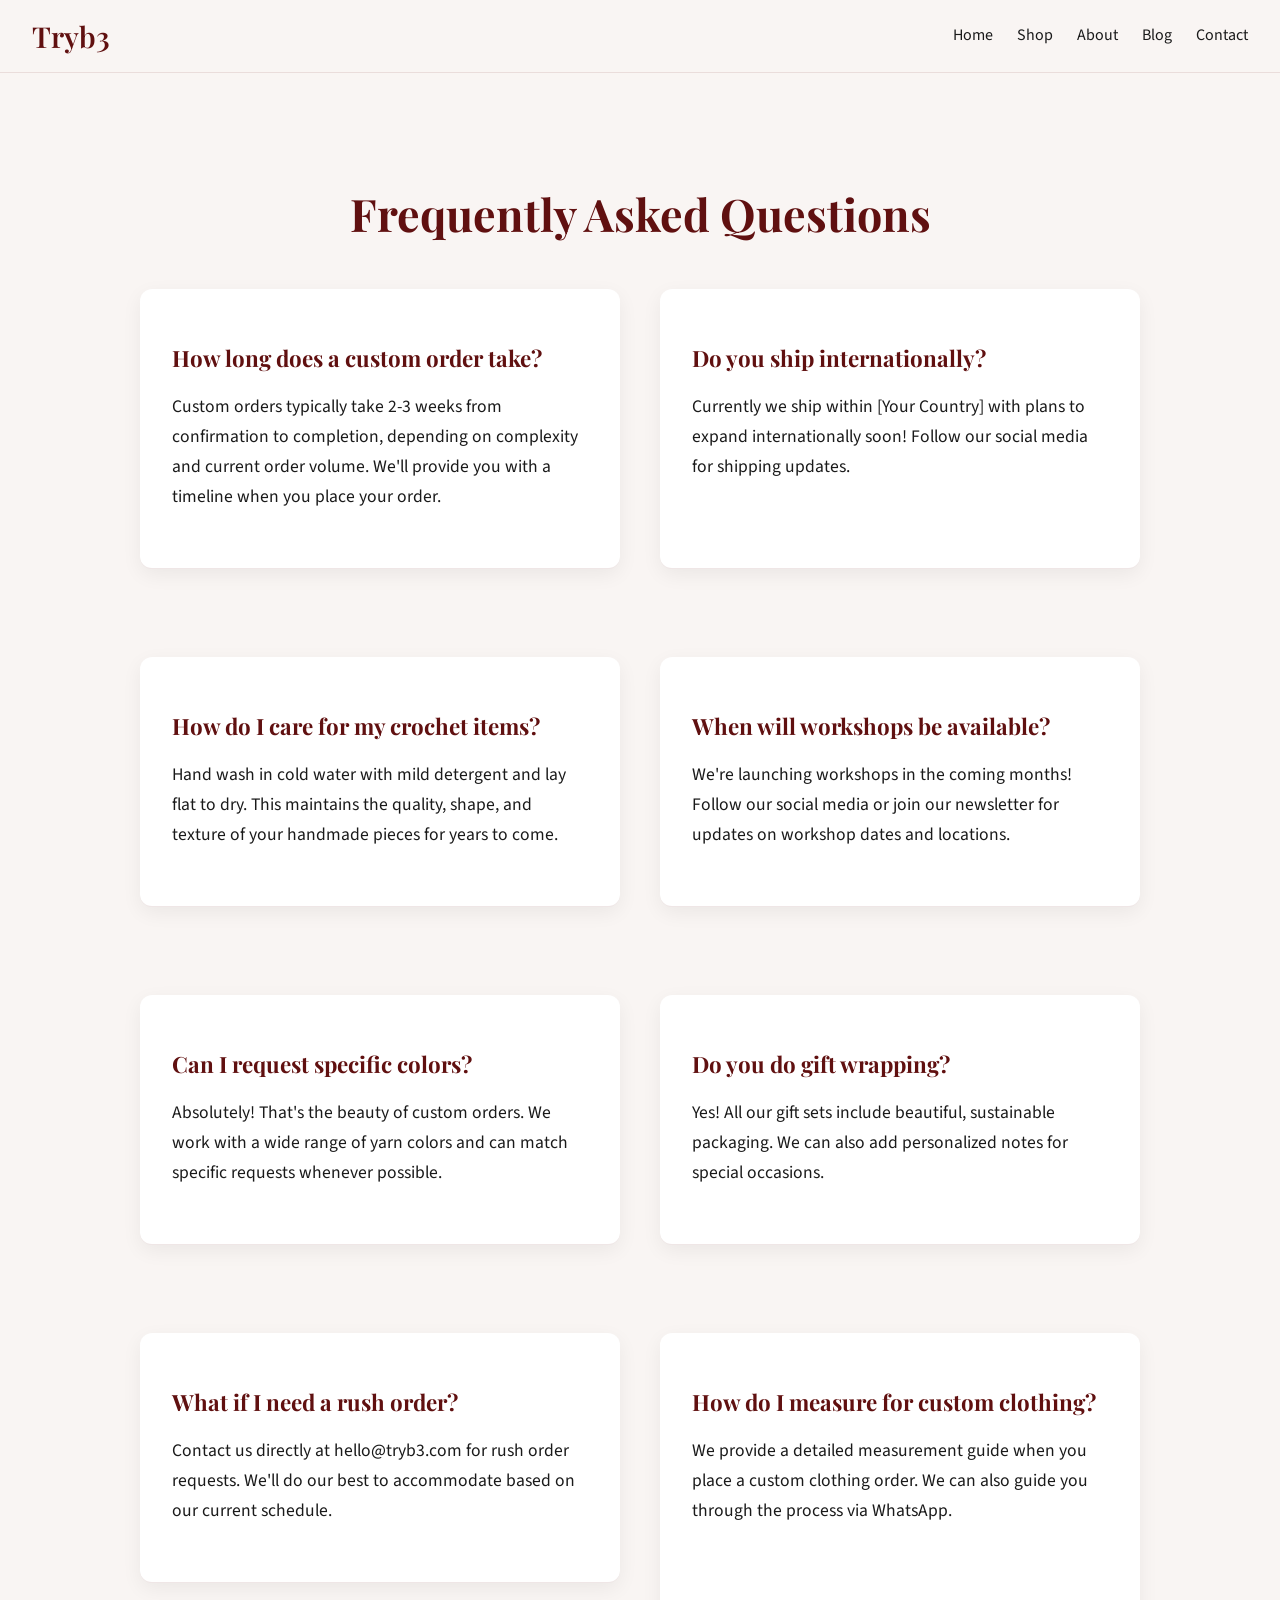
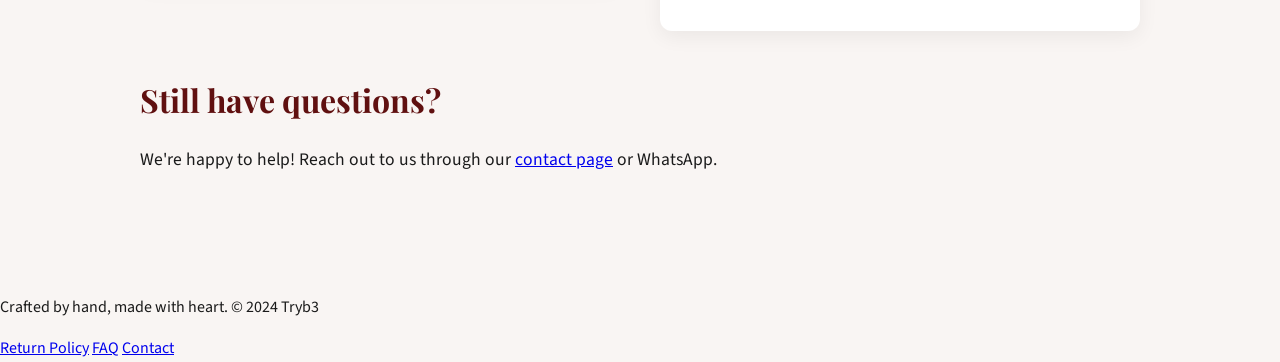
<file: faq.html>
<!DOCTYPE html>
<html lang="en">
<head>
    <meta charset="UTF-8">
    <meta name="viewport" content="width=device-width, initial-scale=1.0">
    <title>FAQ - Tryb3 • Handmade • Just For You</title>
    <link rel="stylesheet" href="style.css">
    <link rel="stylesheet" href="https://cdnjs.cloudflare.com/ajax/libs/font-awesome/6.4.0/css/all.min.css">
</head>
<body>
    <header>
        <nav>
            <div class="logo">Tryb3</div>
            <ul class="nav-links">
                <li><a href="index.html">Home</a></li>
                <li><a href="index.html#shop">Shop</a></li>
                <li><a href="about.html">About</a></li>
                <li><a href="blog.html">Blog</a></li>
                <li><a href="contact.html">Contact</a></li>
            </ul>
        </nav>
    </header>

    <section class="page-content">
        <div class="container">
            <h1>Frequently Asked Questions</h1>
            
            <div class="faq-grid">
                <div class="faq-item">
                    <h3>How long does a custom order take?</h3>
                    <p>Custom orders typically take 2-3 weeks from confirmation to completion, depending on complexity and current order volume. We'll provide you with a timeline when you place your order.</p>
                </div>
                
                <div class="faq-item">
                    <h3>Do you ship internationally?</h3>
                    <p>Currently we ship within [Your Country] with plans to expand internationally soon! Follow our social media for shipping updates.</p>
                </div>
                
                <div class="faq-item">
                    <h3>How do I care for my crochet items?</h3>
                    <p>Hand wash in cold water with mild detergent and lay flat to dry. This maintains the quality, shape, and texture of your handmade pieces for years to come.</p>
                </div>
                
                <div class="faq-item">
                    <h3>When will workshops be available?</h3>
                    <p>We're launching workshops in the coming months! Follow our social media or join our newsletter for updates on workshop dates and locations.</p>
                </div>
                
                <div class="faq-item">
                    <h3>Can I request specific colors?</h3>
                    <p>Absolutely! That's the beauty of custom orders. We work with a wide range of yarn colors and can match specific requests whenever possible.</p>
                </div>
                
                <div class="faq-item">
                    <h3>Do you do gift wrapping?</h3>
                    <p>Yes! All our gift sets include beautiful, sustainable packaging. We can also add personalized notes for special occasions.</p>
                </div>
                
                <div class="faq-item">
                    <h3>What if I need a rush order?</h3>
                    <p>Contact us directly at hello@tryb3.com for rush order requests. We'll do our best to accommodate based on our current schedule.</p>
                </div>
                
                <div class="faq-item">
                    <h3>How do I measure for custom clothing?</h3>
                    <p>We provide a detailed measurement guide when you place a custom clothing order. We can also guide you through the process via WhatsApp.</p>
                </div>
            </div>
            
            <div class="faq-contact">
                <h2>Still have questions?</h2>
                <p>We're happy to help! Reach out to us through our <a href="contact.html">contact page</a> or WhatsApp.</p>
            </div>
        </div>
    </section>

    <footer>
        <p>Crafted by hand, made with heart. &copy; 2024 Tryb3</p>
        <div class="footer-links">
            <a href="returns.html">Return Policy</a>
            <a href="faq.html">FAQ</a>
            <a href="contact.html">Contact</a>
        </div>
    </footer>
</body>
</html>
</file>
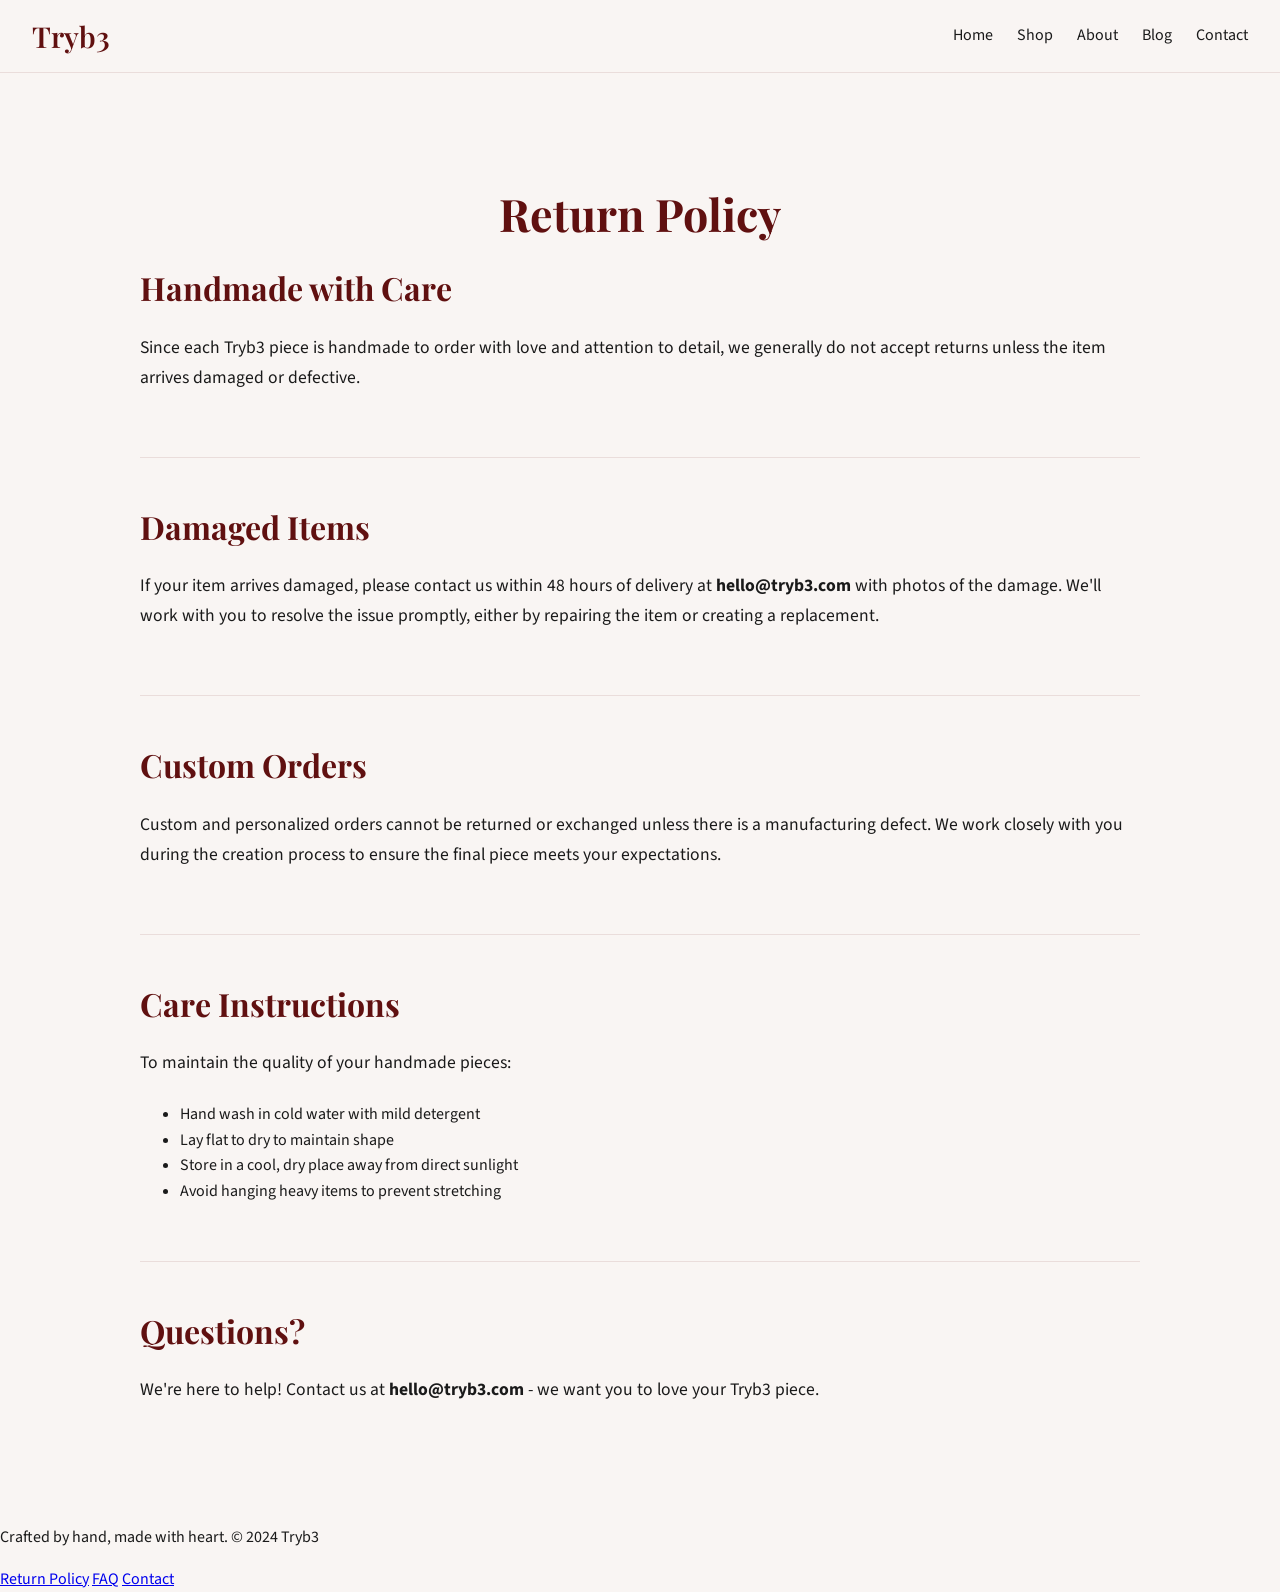
<file: returns.html>
<!DOCTYPE html>
<html lang="en">
<head>
    <meta charset="UTF-8">
    <meta name="viewport" content="width=device-width, initial-scale=1.0">
    <title>Return Policy - Tryb3 • Handmade • Just For You</title>
    <link rel="stylesheet" href="style.css">
    <link rel="stylesheet" href="https://cdnjs.cloudflare.com/ajax/libs/font-awesome/6.4.0/css/all.min.css">
</head>
<body>
    <header>
        <nav>
            <div class="logo">Tryb3</div>
            <ul class="nav-links">
                <li><a href="index.html">Home</a></li>
                <li><a href="index.html#shop">Shop</a></li>
                <li><a href="about.html">About</a></li>
                <li><a href="blog.html">Blog</a></li>
                <li><a href="contact.html">Contact</a></li>
            </ul>
        </nav>
    </header>

    <section class="page-content">
        <div class="container">
            <h1>Return Policy</h1>
            
            <div class="policy-section">
                <h2>Handmade with Care</h2>
                <p>Since each Tryb3 piece is handmade to order with love and attention to detail, we generally do not accept returns unless the item arrives damaged or defective.</p>
            </div>

            <div class="policy-section">
                <h2>Damaged Items</h2>
                <p>If your item arrives damaged, please contact us within 48 hours of delivery at <strong>hello@tryb3.com</strong> with photos of the damage. We'll work with you to resolve the issue promptly, either by repairing the item or creating a replacement.</p>
            </div>

            <div class="policy-section">
                <h2>Custom Orders</h2>
                <p>Custom and personalized orders cannot be returned or exchanged unless there is a manufacturing defect. We work closely with you during the creation process to ensure the final piece meets your expectations.</p>
            </div>

            <div class="policy-section">
                <h2>Care Instructions</h2>
                <p>To maintain the quality of your handmade pieces:</p>
                <ul>
                    <li>Hand wash in cold water with mild detergent</li>
                    <li>Lay flat to dry to maintain shape</li>
                    <li>Store in a cool, dry place away from direct sunlight</li>
                    <li>Avoid hanging heavy items to prevent stretching</li>
                </ul>
            </div>

            <div class="policy-section">
                <h2>Questions?</h2>
                <p>We're here to help! Contact us at <strong>hello@tryb3.com</strong> - we want you to love your Tryb3 piece.</p>
            </div>
        </div>
    </section>

    <footer>
        <p>Crafted by hand, made with heart. &copy; 2024 Tryb3</p>
        <div class="footer-links">
            <a href="returns.html">Return Policy</a>
            <a href="faq.html">FAQ</a>
            <a href="contact.html">Contact</a>
        </div>
    </footer>
</body>
</html>
</file>
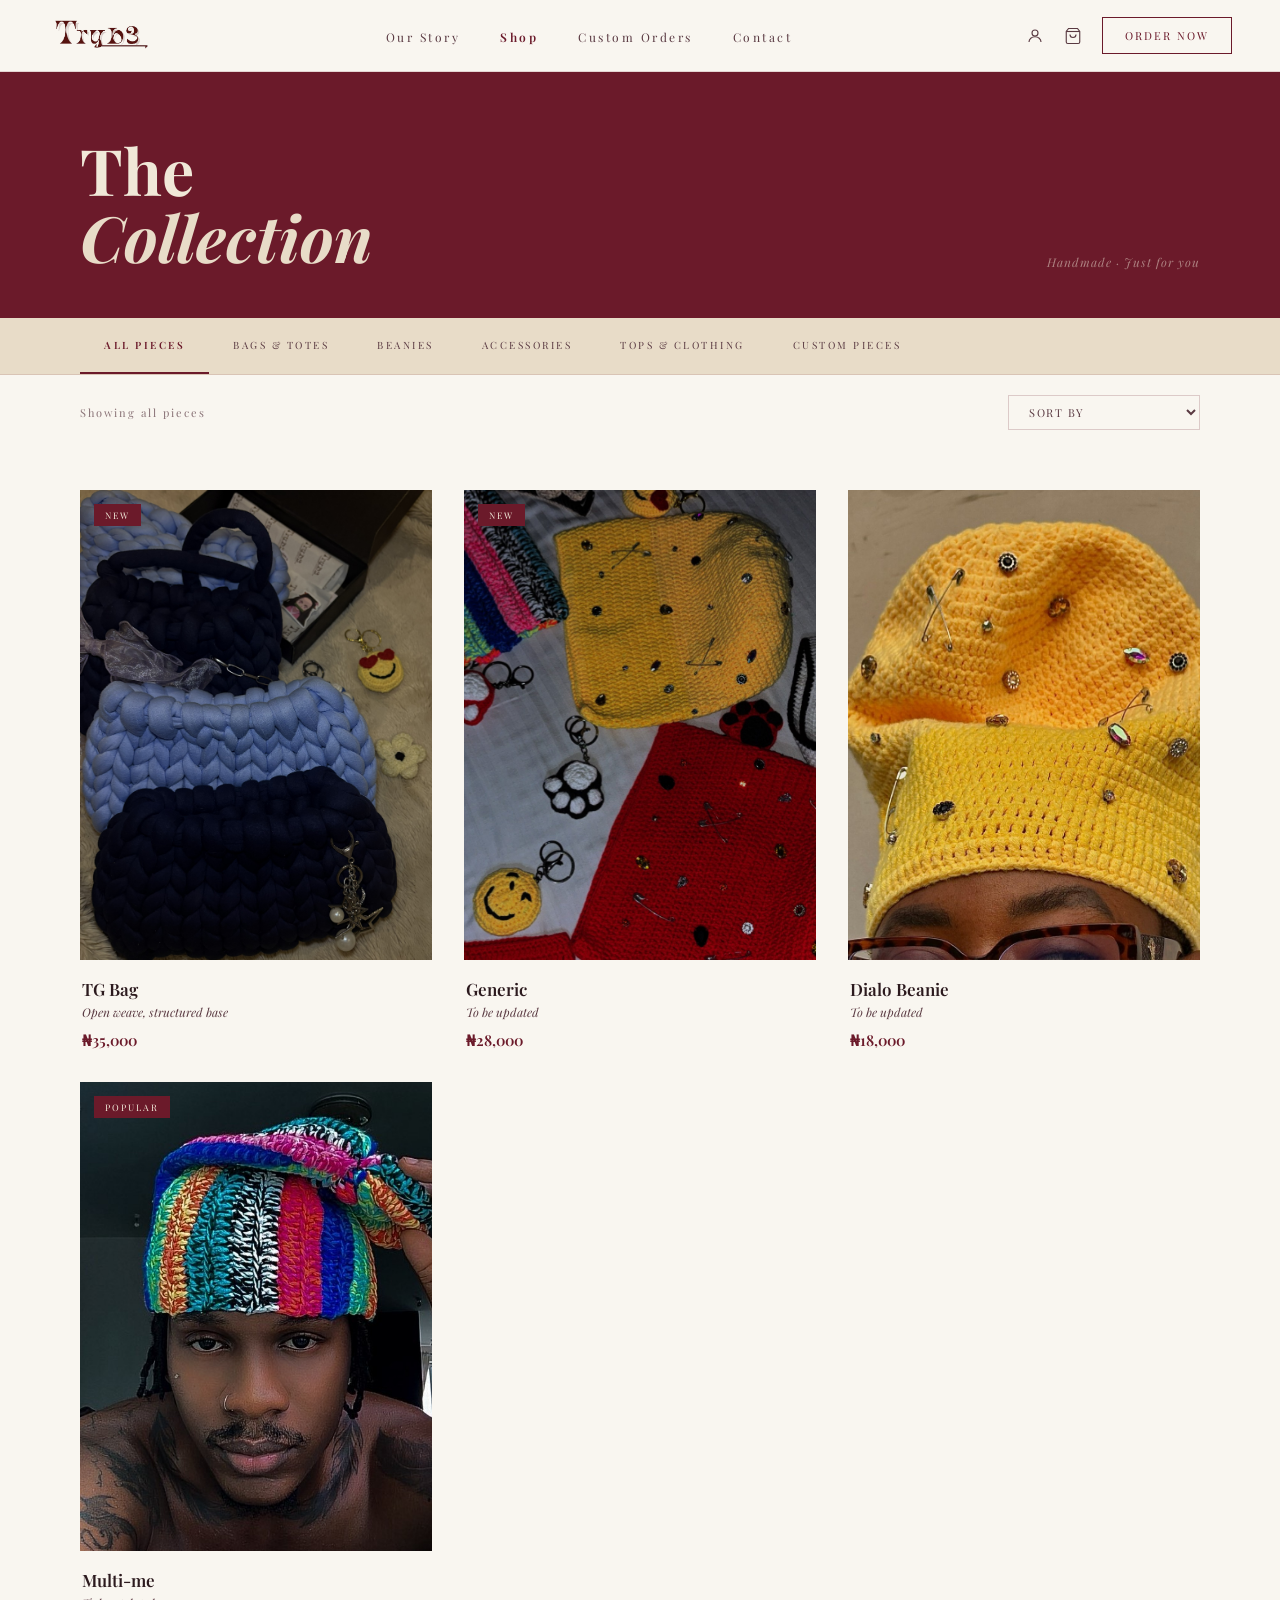
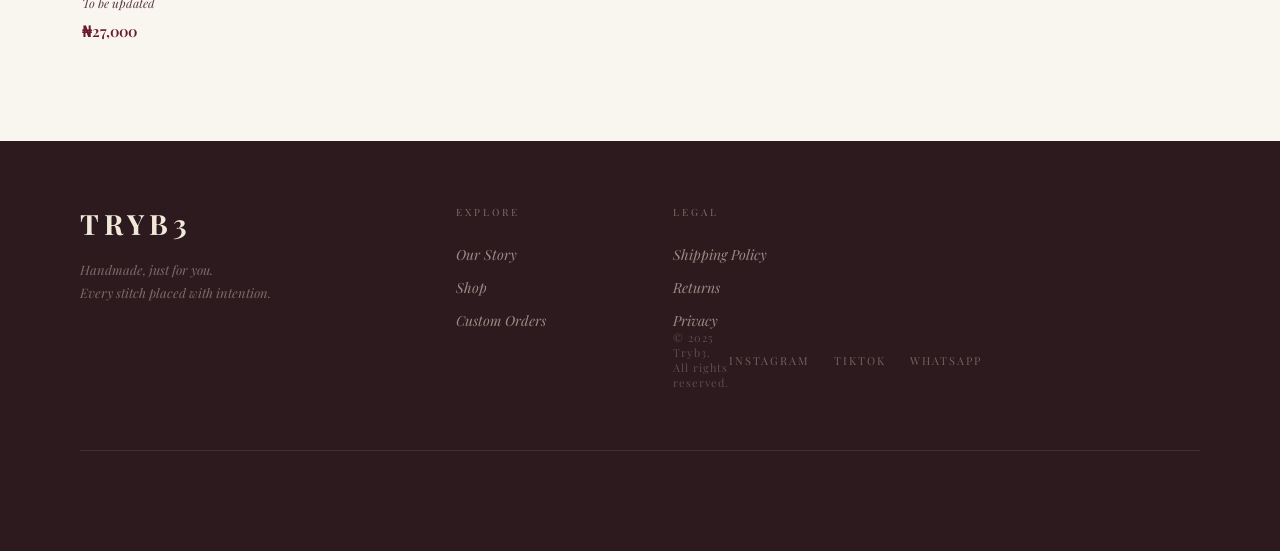
<file: shop.html>
<!DOCTYPE html>
<html lang="en">
<head>
  <meta charset="UTF-8"/>
  <meta name="viewport" content="width=device-width, initial-scale=1.0"/>
  <title>Shop — Tryb3</title>
  <link rel="preconnect" href="https://fonts.googleapis.com"/>
  <link rel="preconnect" href="https://fonts.gstatic.com" crossorigin/>
  <link href="https://fonts.googleapis.com/css2?family=Playfair+Display:ital,wght@0,400;0,600;0,700;1,400;1,600&display=swap" rel="stylesheet"/>
  <link rel="stylesheet" href="styles/global.css"/>
  <style>
    /* ── SHOP PAGE SPECIFIC ── */
    .shop-page { padding-top: 72px; }

    .shop-hero {
      background: var(--burgundy);
      padding: 64px 80px 48px;
      display: flex;
      justify-content: space-between;
      align-items: flex-end;
    }

    .shop-hero h1 {
      font-size: clamp(36px, 5vw, 64px);
      font-weight: 700;
      color: var(--ivory);
      line-height: 1.05;
    }

    .shop-hero h1 em { font-style: italic; color: var(--ivory-dark); }

    .shop-hero-right {
      text-align: right;
    }

    .shop-hero-tag {
      font-size: 12px;
      font-style: italic;
      color: rgba(240,232,216,0.5);
      letter-spacing: 1px;
    }

    /* ── FILTER BAR ── */
    .filter-bar {
      background: var(--ivory-dark);
      padding: 0 80px;
      display: flex;
      align-items: center;
      gap: 0;
      border-bottom: 0.5px solid rgba(107,26,42,0.12);
      overflow-x: auto;
      scrollbar-width: none;
    }

    .filter-bar::-webkit-scrollbar { display: none; }

    .filter-btn {
      font-family: 'Playfair Display', serif;
      font-size: 10px;
      letter-spacing: 2.5px;
      color: var(--text-mid);
      background: none;
      border: none;
      border-bottom: 2px solid transparent;
      padding: 20px 24px;
      cursor: pointer;
      white-space: nowrap;
      transition: all 0.2s;
    }

    .filter-btn:hover { color: var(--burgundy); }

    .filter-btn.active {
      color: var(--burgundy);
      border-bottom-color: var(--burgundy);
      font-weight: 600;
    }

    /* ── RESULTS BAR ── */
    .results-bar {
      padding: 20px 80px;
      display: flex;
      justify-content: space-between;
      align-items: center;
      background: var(--ivory-warm);
    }

    .results-count {
      font-size: 11px;
      letter-spacing: 2px;
      color: var(--text-mid);
      opacity: 0.7;
    }

    .sort-select {
      font-family: 'Playfair Display', serif;
      font-size: 11px;
      letter-spacing: 1.5px;
      color: var(--text-mid);
      background: none;
      border: 0.5px solid rgba(107,26,42,0.2);
      padding: 8px 16px;
      outline: none;
      cursor: pointer;
    }

    /* ── PRODUCTS GRID ── */
    .shop-grid-section {
      padding: 40px 80px 100px;
      background: var(--ivory-warm);
    }

    .products-grid {
      display: grid;
      grid-template-columns: repeat(3, 1fr);
      gap: 32px;
    }

    .product-card {
      cursor: pointer;
      position: relative;
    }

    .product-card[data-hidden="true"] { display: none; }

    .product-image {
      aspect-ratio: 3/4;
      background: var(--ivory-dark);
      margin-bottom: 18px;
      overflow: hidden;
      position: relative;
      display: flex;
      align-items: center;
      justify-content: center;
    }

    .product-image img {
      width: 100%;
      height: 100%;
      object-fit: cover;
      display: block;
      transition: transform 0.5s ease;
    }

    .product-card:hover .product-image img { transform: scale(1.04); }

    .product-placeholder-text {
      font-size: 10px;
      letter-spacing: 1.5px;
      color: var(--burgundy);
      opacity: 0.3;
    }

    .product-badge {
      position: absolute;
      top: 14px; left: 14px;
      background: var(--burgundy);
      color: var(--ivory);
      font-size: 9px;
      letter-spacing: 2px;
      padding: 5px 11px;
      z-index: 1;
    }

    .badge-sold { background: var(--text-dark); }

    /* Quick-add overlay */
    .quick-add {
      position: absolute;
      bottom: 0; left: 0; right: 0;
      background: var(--burgundy);
      color: var(--ivory);
      font-family: 'Playfair Display', serif;
      font-size: 10px;
      letter-spacing: 2.5px;
      border: none;
      padding: 14px;
      cursor: pointer;
      transform: translateY(100%);
      transition: transform 0.3s ease;
      width: 100%;
    }

    .product-card:hover .quick-add { transform: translateY(0); }
    .quick-add:hover { background: var(--burgundy-deep); }
    .quick-add:disabled { background: var(--text-mid); cursor: default; }

    .product-meta { padding: 0 2px; }

    .product-name {
      font-size: 17px;
      font-weight: 600;
      color: var(--text-dark);
      margin-bottom: 4px;
    }

    .product-desc {
      font-size: 12px;
      font-style: italic;
      color: var(--text-mid);
      margin-bottom: 10px;
    }

    .product-price {
      font-size: 15px;
      font-weight: 600;
      color: var(--burgundy);
    }

    /* ── EMPTY STATE ── */
    .empty-state {
      grid-column: 1/-1;
      text-align: center;
      padding: 80px 0;
      display: none;
    }

    .empty-state-icon { font-size: 48px; opacity: 0.25; margin-bottom: 20px; }
    .empty-state p {
      font-size: 14px;
      font-style: italic;
      color: var(--text-mid);
      opacity: 0.6;
    }

    .footer-bottom {
  display: flex;
  justify-content: space-between;
  align-items: center;
}

.footer-copy {
  font-size: 11px;
  letter-spacing: 1px;
  color: rgba(240, 232, 216, 0.25);
}

.footer-social {
  display: flex;
  gap: 24px;
}

    /* ── CART TOAST ── */
    .cart-toast {
      position: fixed;
      bottom: 32px; right: 32px;
      background: var(--text-dark);
      color: var(--ivory);
      font-family: 'Playfair Display', serif;
      font-size: 13px;
      font-style: italic;
      padding: 16px 28px;
      z-index: 200;
      opacity: 0;
      transform: translateY(16px);
      transition: all 0.35s ease;
      pointer-events: none;
      max-width: 320px;
    }

    .cart-toast.show {
      opacity: 1;
      transform: translateY(0);
    }

    /* ── RESPONSIVE ── */
    @media (max-width: 900px) {
      .shop-hero, .filter-bar, .results-bar, .shop-grid-section { padding-left: 24px; padding-right: 24px; }
      .products-grid { grid-template-columns: 1fr 1fr; gap: 20px; }
    }

    @media (max-width: 520px) {
      .products-grid { grid-template-columns: 1fr; }
      .shop-hero { flex-direction: column; align-items: flex-start; gap: 16px; }
    }
  </style>
</head>
<body class="shop-page">

  <!-- NAV -->
  <nav>
    <div class="logo">
      <a href="index.html"><img src="images/logo.png" alt="Tryb3" onerror="this.style.display='none'; this.parentElement.insertAdjacentHTML('afterbegin', '<span class=\'nav-logo-text\'>TRYB3</span>');"></a>
    </div>
    <ul class="nav-links">
      <li><a href="index.html#about">Our Story</a></li>
      <li><a href="shop.html" class="active">Shop</a></li>
      <li><a href="index.html#custom">Custom Orders</a></li>
      <li><a href="contact.html">Contact</a></li>
    </ul>
    <div class="nav-right">
      <a href="account.html" class="nav-icon" title="Account">
        <svg width="18" height="18" viewBox="0 0 24 24" fill="none" stroke="currentColor" stroke-width="1.5"><circle cx="12" cy="8" r="4"/><path d="M4 20c0-4 3.6-7 8-7s8 3 8 7"/></svg>
      </a>
      <a href="cart.html" class="nav-icon nav-cart" title="Cart">
        <svg width="18" height="18" viewBox="0 0 24 24" fill="none" stroke="currentColor" stroke-width="1.5"><path d="M6 2L3 6v14a2 2 0 002 2h14a2 2 0 002-2V6l-3-4z"/><line x1="3" y1="6" x2="21" y2="6"/><path d="M16 10a4 4 0 01-8 0"/></svg>
        <span class="cart-count" id="cartCount">0</span>
      </a>
      <a href="index.html#custom" class="nav-cta">ORDER NOW</a>
    </div>
  </nav>

  <!-- SHOP HERO -->
  <section class="shop-hero">
    <div>
      <h1>The<br/><em>Collection</em></h1>
    </div>
    <div class="shop-hero-right">
      <p class="shop-hero-tag">Handmade · Just for you</p>
    </div>
  </section>

  <!-- FILTER BAR -->
  <div class="filter-bar">
    <button class="filter-btn active" data-filter="all">ALL PIECES</button>
    <button class="filter-btn" data-filter="bags">BAGS & TOTES</button>
    <button class="filter-btn" data-filter="beanies">BEANIES</button>
    <button class="filter-btn" data-filter="accessories">ACCESSORIES</button>
    <button class="filter-btn" data-filter="tops">TOPS & CLOTHING</button>
    <button class="filter-btn" data-filter="custom">CUSTOM PIECES</button>
  </div>

  <!-- RESULTS BAR -->
  <div class="results-bar">
    <span class="results-count" id="resultsCount">Showing all pieces</span>
    <select class="sort-select" id="sortSelect">
      <option value="default">SORT BY</option>
      <option value="price-asc">PRICE: LOW TO HIGH</option>
      <option value="price-desc">PRICE: HIGH TO LOW</option>
      <option value="newest">NEWEST FIRST</option>
    </select>
  </div>

  <!-- GRID -->
  <section class="shop-grid-section">
    <div class="products-grid" id="productsGrid">

      <!-- PRODUCT 1: TG Bag -->
      <div class="product-card" data-category="bags" data-price="35000" data-date="3">
        <div class="product-image">
          <span class="product-badge">NEW</span>
          <img src="images/Bags.jpg" alt="TG Bag"
               onerror="this.style.display='none'; this.nextElementSibling.style.display='block';"/>
          <span class="product-placeholder-text" style="display:none;">TG Bag</span>
          <button class="quick-add"
                  data-id="tg-bag"
                  data-name="TG Bag"
                  data-price="35000"
                  data-img="images/Bags.jpg">
            + ADD TO CART
          </button>
        </div>
        <div class="product-meta">
          <div class="product-name">TG Bag</div>
          <div class="product-desc">Open weave, structured base</div>
          <div class="product-price">₦35,000</div>
        </div>
      </div>

      <!-- PRODUCT 2: Generic -->
      <div class="product-card" data-category="accessories" data-price="28000" data-date="2">
        <div class="product-image">
          <span class="product-badge">NEW</span>
          <img src="images/General.jpeg" alt="Generic piece"
               onerror="this.style.display='none'; this.nextElementSibling.style.display='block';"/>
          <span class="product-placeholder-text" style="display:none;">Generic</span>
          <button class="quick-add"
                  data-id="generic-1"
                  data-name="Generic"
                  data-price="28000"
                  data-img="images/General.jpeg">
            + ADD TO CART
          </button>
        </div>
        <div class="product-meta">
          <div class="product-name">Generic</div>
          <div class="product-desc">To be updated</div>
          <div class="product-price">₦28,000</div>
        </div>
      </div>

      <!-- PRODUCT 3: Dialo beanies -->
      <div class="product-card" data-category="beanies" data-price="18000" data-date="1">
        <div class="product-image">
          <img src="images/Yello.jpeg" alt="Dialo Beanie"
               onerror="this.style.display='none'; this.nextElementSibling.style.display='block';"/>
          <span class="product-placeholder-text" style="display:none;">Dialo Beanie</span>
          <button class="quick-add"
                  data-id="dialo-beanie"
                  data-name="Dialo Beanie"
                  data-price="18000"
                  data-img="images/Yello.jpeg">
            + ADD TO CART
          </button>
        </div>
        <div class="product-meta">
          <div class="product-name">Dialo Beanie</div>
          <div class="product-desc">To be updated</div>
          <div class="product-price">₦18,000</div>
        </div>
      </div>

      <!-- PRODUCT 4: Multi-me -->
      <div class="product-card" data-category="beanies" data-price="27000" data-date="4">
        <div class="product-image">
          <span class="product-badge">POPULAR</span>
          <img src="images/Multi-me.jpeg" alt="Multi-me Beanie"
               onerror="this.style.display='none'; this.nextElementSibling.style.display='block';"/>
          <span class="product-placeholder-text" style="display:none;">Multi-me</span>
          <button class="quick-add"
                  data-id="multi-me"
                  data-name="Multi-me"
                  data-price="27000"
                  data-img="images/Multi-me.jpeg">
            + ADD TO CART
          </button>
        </div>
        <div class="product-meta">
          <div class="product-name">Multi-me</div>
          <div class="product-desc">To be updated</div>
          <div class="product-price">₦27,000</div>
        </div>
      </div>

      <!-- EMPTY STATE (shown when filter returns 0 results) -->
      <div class="empty-state" id="emptyState">
        <div class="empty-state-icon">🧶</div>
        <p>No pieces in this category yet.<br/>Check back soon - we're always making something.</p>
      </div>

    </div><!-- /products-grid -->
  </section>

  <!-- CART TOAST -->
  <div class="cart-toast" id="cartToast"></div>

  <!-- FOOTER (condensed) -->
  <footer>
    <div class="footer-top">
      <div>
        <div class="footer-brand-name">TRYB3</div>
        <p class="footer-brand-tag">Handmade, just for you.<br/>Every stitch placed with intention.</p>
      </div>
      <div>
        <div class="footer-col-title">EXPLORE</div>
        <ul class="footer-links">
          <li><a href="#about">Our Story</a></li>
          <li><a href="#shop">Shop</a></li>
          <li><a href="#custom">Custom Orders</a></li>
        </ul>
      </div>
      <div>
        <div>
        <div class="footer-col-title">LEGAL</div>
        <ul class="footer-links">
          <li><a href="#">Shipping Policy</a></li>
          <li><a href="#">Returns</a></li>
          <li><a href="#">Privacy</a></li>
        </ul>
      </div>
    <div class="footer-bottom">
      <span class="footer-copy">© 2025 Tryb3. All rights reserved.</span>
      <div class="footer-social">
        <a href="https://www.instagram.com/tryb3.co" target="_blank">INSTAGRAM</a>
        <a href="https://www.tiktok.com/@tryb3.co" target="_blank">TIKTOK</a>
        <a href="https://wa.me/message/NMQJ64C3XHWUH1" target="_blank">WHATSAPP</a>
      </div>
    </div>
  </footer>

  <script src="scripts/cart.js"></script>
  <script>
    // ── FILTER ──
    const filterBtns = document.querySelectorAll('.filter-btn');
    const cards = document.querySelectorAll('.product-card[data-category]');
    const emptyState = document.getElementById('emptyState');
    const resultsCount = document.getElementById('resultsCount');
    let activeFilter = 'all';

    function applyFilter(filter) {
      activeFilter = filter;
      let visible = 0;
      cards.forEach(card => {
        const match = filter === 'all' || card.dataset.category === filter;
        card.dataset.hidden = match ? 'false' : 'true';
        card.style.display = match ? '' : 'none';
        if (match) visible++;
      });
      emptyState.style.display = visible === 0 ? 'block' : 'none';
      resultsCount.textContent = filter === 'all'
        ? `Showing all pieces`
        : `Showing ${visible} piece${visible !== 1 ? 's' : ''} in ${filter}`;
    }

    filterBtns.forEach(btn => {
      btn.addEventListener('click', () => {
        filterBtns.forEach(b => b.classList.remove('active'));
        btn.classList.add('active');
        applyFilter(btn.dataset.filter);
      });
    });

    // ── SORT ──
    document.getElementById('sortSelect').addEventListener('change', function() {
      const grid = document.getElementById('productsGrid');
      const visibleCards = [...cards].filter(c => c.style.display !== 'none');
      visibleCards.sort((a, b) => {
        if (this.value === 'price-asc') return +a.dataset.price - +b.dataset.price;
        if (this.value === 'price-desc') return +b.dataset.price - +a.dataset.price;
        if (this.value === 'newest') return +b.dataset.date - +a.dataset.date;
        return 0;
      });
      visibleCards.forEach(c => grid.appendChild(c));
      grid.appendChild(emptyState);
    });

    // ── QUICK ADD ──
    const toast = document.getElementById('cartToast');

    document.querySelectorAll('.quick-add').forEach(btn => {
      btn.addEventListener('click', (e) => {
        e.stopPropagation();
        const { id, name, price, img } = btn.dataset;
        addToCart({ id, name, price: +price, img });

        toast.textContent = `"${name}" added to cart ✓`;
        toast.classList.add('show');
        setTimeout(() => toast.classList.remove('show'), 2800);
      });
    });

    // Init cart count on load
    updateCartCount();
  </script>
</body>
</html>
</file>
<file: styles/global.css>
/* ============================================
   TRYB3 — Handmade, Just for You
   style.css
   ============================================ */

/* ── RESET & ROOT ── */
*, *::before, *::after {
  box-sizing: border-box;
  margin: 0;
  padding: 0;
}

:root {
  --burgundy:       #6B1A2A;
  --burgundy-light: #8B2A3C;
  --burgundy-deep:  #4A1020;
  --ivory:          #F0E8D8;
  --ivory-warm:     #F9F6F0;
  --ivory-dark:     #E8DCC8;
  --text-dark:      #2C1A1E;
  --text-mid:       #5A3A42;
}

html {
  scroll-behavior: smooth;
}

body {
  font-family: 'Playfair Display', serif;
  background: var(--ivory-warm);
  color: var(--text-dark);
  overflow-x: hidden;
}


/* ============================================
   NAVIGATION
   ============================================ */
nav {
  position: fixed;
  top: 0; left: 0; right: 0;
  z-index: 100;
  display: flex;
  align-items: center;
  justify-content: space-between;
  padding: 0 48px;
  height: 72px;
  background: rgba(249, 246, 240, 0.92);
  backdrop-filter: blur(8px);
  border-bottom: 0.5px solid rgba(107, 26, 42, 0.15);
}

.logo img {
  height: 45px;
  display:block ;
}
/*.nav-logo {
  font-size: 22px;
  font-weight: 700;
  letter-spacing: 5px;
  color: var(--burgundy);
  text-decoration: none;
}
*/
.nav-links {
  display: flex;
  gap: 40px;
  list-style: none;
}

.nav-links a {
  text-decoration: none;
  font-size: 12px;
  letter-spacing: 2.5px;
  color: var(--text-mid);
  font-weight: 400;
  transition: color 0.2s;
}

.nav-links a:hover {
  color: var(--burgundy);
}

.nav-cta {
  font-size: 11px;
  letter-spacing: 2px;
  color: var(--burgundy);
  border: 1px solid var(--burgundy);
  padding: 10px 22px;
  text-decoration: none;
  transition: all 0.25s;
}

.nav-cta:hover {
  background: var(--burgundy);
  color: var(--ivory);
}


/* ============================================
   HERO
   ============================================ */
.hero {
  min-height: 100vh;
  display: grid;
  grid-template-columns: 1fr 1fr;
  padding-top: 72px;
}

.hero-left {
  display: flex;
  flex-direction: column;
  justify-content: center;
  padding: 80px 60px 80px 80px;
  background: var(--burgundy);
  position: relative;
  overflow: hidden;
}

.hero-left::before {
  content: '';
  position: absolute;
  top: -60px; right: -60px;
  width: 300px; height: 300px;
  border-radius: 50%;
  border: 1px solid rgba(240, 232, 216, 0.12);
}

.hero-left::after {
  content: '';
  position: absolute;
  bottom: -80px; left: -80px;
  width: 400px; height: 400px;
  border-radius: 50%;
  border: 1px solid rgba(240, 232, 216, 0.08);
}

.hero-eyebrow {
  font-size: 10px;
  letter-spacing: 4px;
  color: rgba(240, 232, 216, 0.6);
  margin-bottom: 28px;
}

.hero-title {
  font-size: clamp(52px, 6vw, 80px);
  font-weight: 700;
  color: var(--ivory);
  line-height: 1.05;
  margin-bottom: 8px;
}

.hero-title em {
  font-style: italic;
  color: var(--ivory-dark);
}

.hero-tagline {
  font-size: 15px;
  font-style: italic;
  color: rgba(240, 232, 216, 0.7);
  margin-top: 20px;
  margin-bottom: 48px;
  letter-spacing: 0.5px;
}

.hero-divider {
  width: 48px;
  height: 1px;
  background: rgba(240, 232, 216, 0.4);
  margin-bottom: 48px;
}

.hero-btn {
  display: inline-block;
  font-family: 'Playfair Display', serif;
  font-size: 11px;
  letter-spacing: 3px;
  color: var(--burgundy);
  background: var(--ivory);
  padding: 16px 36px;
  text-decoration: none;
  width: fit-content;
  transition: all 0.25s;
}

.hero-btn:hover {
  background: var(--ivory-dark);
}

.hero-btn-outline {
  display: inline-block;
  font-family: 'Playfair Display', serif;
  font-size: 11px;
  letter-spacing: 3px;
  color: var(--ivory);
  border: 1px solid rgba(240, 232, 216, 0.5);
  padding: 15px 36px;
  text-decoration: none;
  margin-left: 16px;
  transition: all 0.25s;
}

.hero-btn-outline:hover {
  border-color: var(--ivory);
}

.hero-right {
  background: var(--ivory-dark);
  position: relative;
  overflow: hidden;
  display: flex;
  align-items: center;
  justify-content: center;
}

/* Hero image — replace SVG with your photo */
.hero-image {
  width: 100%;
  height: 100%;
  object-fit: cover;
  display: block;
}

/* Decorative crochet SVG motif (shown when no photo) */
.crochet-art {
  width: 320px;
  height: 320px;
  position: relative;
}

.crochet-art svg {
  width: 100%;
  height: 100%;
}


/* ============================================
   MARQUEE
   ============================================ */
.marquee-strip {
  background: var(--burgundy);
  padding: 14px 0;
  overflow: hidden;
  white-space: nowrap;
}

.marquee-inner {
  display: inline-block;
  animation: marquee 28s linear infinite;
}

.marquee-inner span {
  font-size: 11px;
  letter-spacing: 3px;
  color: rgba(240, 232, 216, 0.7);
  padding: 0 32px;
}

.marquee-inner .dot {
  color: rgba(240, 232, 216, 0.3);
  padding: 0;
}

@keyframes marquee {
  0%   { transform: translateX(0); }
  100% { transform: translateX(-50%); }
}


/* ============================================
   ABOUT
   ============================================ */
.about {
  display: grid;
  grid-template-columns: 1fr 1fr;
  min-height: 600px;
}

.about-image {
  background: var(--ivory-dark);
  position: relative;
  overflow: hidden;
  min-height: 500px;
  display: flex;
  align-items: center;
  justify-content: center;
}

/* Drop your about photo here */
.about-image img {
  width: 100%;
  height: 100%;
  object-fit: cover;
  display: block;
}

/* Placeholder shown when no image is added yet */
.about-placeholder {
  width: 260px;
  height: 360px;
  border: 1px solid rgba(107, 26, 42, 0.2);
  display: flex;
  flex-direction: column;
  align-items: center;
  justify-content: center;
  gap: 12px;
}

.about-placeholder-icon {
  font-size: 40px;
  opacity: 0.3;
}

.about-placeholder p {
  font-size: 10px;
  letter-spacing: 2px;
  color: var(--burgundy);
  opacity: 0.4;
}

.about-content {
  padding: 80px 80px 80px 72px;
  display: flex;
  flex-direction: column;
  justify-content: center;
}

/* Shared section typography */
.section-label {
  font-size: 10px;
  letter-spacing: 4px;
  color: var(--burgundy);
  opacity: 0.6;
  margin-bottom: 24px;
}

.section-title {
  font-size: clamp(32px, 3.5vw, 48px);
  font-weight: 600;
  line-height: 1.2;
  color: var(--text-dark);
  margin-bottom: 28px;
}

.section-title em {
  font-style: italic;
  color: var(--burgundy);
}

.section-text {
  font-size: 16px;
  line-height: 1.9;
  color: var(--text-mid);
  margin-bottom: 16px;
  font-weight: 400;
}

.about-stats {
  display: flex;
  gap: 48px;
  margin-top: 48px;
  padding-top: 40px;
  border-top: 0.5px solid rgba(107, 26, 42, 0.15);
}

.stat-number {
  font-size: 36px;
  font-weight: 700;
  color: var(--burgundy);
}

.stat-label {
  font-size: 10px;
  letter-spacing: 2px;
  color: var(--text-mid);
  margin-top: 4px;
}


/* ============================================
   PROCESS
   ============================================ */
.process {
  background: var(--burgundy);
  padding: 100px 80px;
}

.process-header {
  display: flex;
  justify-content: space-between;
  align-items: flex-end;
  margin-bottom: 72px;
}

.process-title {
  font-size: clamp(36px, 4vw, 56px);
  font-weight: 700;
  color: var(--ivory);
  line-height: 1.1;
}

.process-title em {
  font-style: italic;
  color: var(--ivory-dark);
}

.process-subtitle {
  font-size: 14px;
  font-style: italic;
  color: rgba(240, 232, 216, 0.5);
  max-width: 280px;
  text-align: right;
  line-height: 1.7;
}

.process-steps {
  display: grid;
  grid-template-columns: repeat(4, 1fr);
  gap: 2px;
}

.process-step {
  background: rgba(240, 232, 216, 0.04);
  border: 0.5px solid rgba(240, 232, 216, 0.12);
  padding: 40px 32px;
  transition: background 0.3s;
}

.process-step:hover {
  background: rgba(240, 232, 216, 0.08);
}

.step-number {
  font-size: 48px;
  font-weight: 700;
  color: rgba(240, 232, 216, 0.08);
  line-height: 1;
  margin-bottom: 24px;
}

.step-title {
  font-size: 16px;
  font-weight: 600;
  color: var(--ivory);
  margin-bottom: 12px;
  letter-spacing: 0.5px;
}

.step-desc {
  font-size: 13px;
  font-style: italic;
  color: rgba(240, 232, 216, 0.5);
  line-height: 1.8;
}


/* ============================================
   SHOP / FEATURED COLLECTION
   ============================================ */
.shop {
  padding: 100px 80px;
  background: var(--ivory-warm);
}

.shop-header {
  display: flex;
  justify-content: space-between;
  align-items: flex-end;
  margin-bottom: 64px;
}

.shop-link {
  font-size: 11px;
  letter-spacing: 2.5px;
  color: var(--burgundy);
  text-decoration: none;
  border-bottom: 1px solid var(--burgundy);
  padding-bottom: 2px;
  transition: opacity 0.2s;
}

.shop-link:hover {
  opacity: 0.6;
}

.products-grid {
  display: grid;
  grid-template-columns: repeat(3, 1fr);
  gap: 24px;
}

.product-card {
  cursor: pointer;
}

/* Product image area — drop your photos inside as <img> tags */
.product-image {
  aspect-ratio: 3/4;
  background: var(--ivory-dark);
  margin-bottom: 20px;
  overflow: hidden;
  position: relative;
  display: flex;
  align-items: center;
  justify-content: center;
}

.product-image img {
  width: 100%;
  height: 100%;
  object-fit: cover;
  display: block;
  transition: transform 0.4s ease;
}

.product-card:hover .product-image img {
  transform: scale(1.03);
}

/* Shown only when no image is added yet */
.product-image:not(:has(img))::after {
  content: 'Add your photo here';
  font-size: 10px;
  letter-spacing: 1.5px;
  color: var(--burgundy);
  opacity: 0.3;
}

.product-badge {
  position: absolute;
  top: 16px;
  left: 16px;
  background: var(--burgundy);
  color: var(--ivory);
  font-size: 9px;
  letter-spacing: 2px;
  padding: 6px 12px;
  z-index: 1;
}

.product-name {
  font-size: 18px;
  font-weight: 600;
  color: var(--text-dark);
  margin-bottom: 6px;
}

.product-desc {
  font-size: 13px;
  font-style: italic;
  color: var(--text-mid);
  margin-bottom: 12px;
}

.product-price {
  font-size: 15px;
  font-weight: 600;
  color: var(--burgundy);
}


/* ============================================
   CUSTOM ORDER
   ============================================ */
.custom {
  background: var(--ivory-dark);
  padding: 100px 80px;
  display: grid;
  grid-template-columns: 1fr 1fr;
  gap: 80px;
  align-items: center;
}

.custom-list {
  list-style: none;
  margin-top: 32px;
  display: flex;
  flex-direction: column;
  gap: 16px;
}

.custom-list li {
  display: flex;
  align-items: flex-start;
  gap: 16px;
  font-size: 14px;
  font-style: italic;
  color: var(--text-mid);
  line-height: 1.7;
}

.custom-list li::before {
  content: '—';
  color: var(--burgundy);
  flex-shrink: 0;
  margin-top: 2px;
}

/* Form */
.custom-form {
  display: flex;
  flex-direction: column;
  gap: 20px;
}

.form-group {
  display: flex;
  flex-direction: column;
  gap: 8px;
}

.form-label {
  font-size: 10px;
  letter-spacing: 2.5px;
  color: var(--burgundy);
  opacity: 0.7;
}

.form-status {
  margin-top: 10px;
  font-size: 14px;
}

/* Overlay */
.popup {
  position: fixed;
  top: 0;
  left: 0;
  width: 100%;
  height: 100%;
  display: none;
  background: rgba(0, 0, 0, 0.5); /* you can darken/lighten this */
  justify-content: center;
  align-items: center;
  z-index: 1000;
}

/* Popup box */
.popup-content {
  background: #E8DCC8;
  padding: 30px 25px;
  border-radius: 12px;
  text-align: center;
  max-width: 320px;
  width: 90%;
  box-shadow: 0 10px 30px rgba(0,0,0,0.15);
}

/* Text */
.popup-content p {
  margin-bottom: 20px;
  font-size: 16px;
  color: #333;
  line-height: 1.5;
}

/* Button (your brand ivory) */
.popup-content button {
  background: none;
  color: #4A1020;
  font-family: "Playfair Display", serif;
  font-style: italic;
  font-weight: 400;
  border: 1px solid #6B1A2A;
  padding: 9px 16px;
  border-radius: 6px;
  cursor: pointer;
  font-size: 18px;
  transition: all 0.25s ease;
}

/* Hover */
.popup-content button:hover {
  background: #6B1A2A;
  color: #F0E8D8; /* safer than var(--ivory) unless defined */
}

.popup-content em {
  font-style: bold italic;
  color: var(--burgundy);
}

.form-input,
.form-textarea,
.form-select {
  font-family: 'Playfair Display', serif;
  font-size: 14px;
  color: var(--text-dark);
  background: var(--ivory-warm);
  border: 0.5px solid rgba(107, 26, 42, 0.25);
  padding: 14px 18px;
  outline: none;
  transition: border-color 0.2s;
  appearance: none;
  width: 100%;
}

.form-input:focus,
.form-textarea:focus,
.form-select:focus {
  border-color: var(--burgundy);
}

.form-textarea {
  resize: vertical;
  min-height: 100px;
}

.form-submit {
  font-family: 'Playfair Display', serif;
  font-size: 11px;
  letter-spacing: 3px;
  background: var(--burgundy);
  color: var(--ivory);
  border: none;
  padding: 18px 40px;
  cursor: pointer;
  transition: background 0.25s;
  width: fit-content;
}

.form-submit:hover {
  background: var(--burgundy-deep);
}


/* ============================================
   TESTIMONIALS
   ============================================ */
.testimonials {
  padding: 100px 80px;
  background: var(--ivory-warm);
}

.testimonials-header {
  text-align: center;
  margin-bottom: 72px;
}

.testimonials-grid {
  display: grid;
  grid-template-columns: repeat(3, 1fr);
  gap: 2px;
}

.testimonial-card {
  background: var(--ivory-dark);
  padding: 40px 36px;
}

.testimonial-quote {
  font-size: 32px;
  color: var(--burgundy);
  opacity: 0.3;
  line-height: 1;
  margin-bottom: 16px;
}

.testimonial-text {
  font-size: 15px;
  font-style: italic;
  line-height: 1.85;
  color: var(--text-mid);
  margin-bottom: 28px;
}

.testimonial-author {
  font-size: 11px;
  letter-spacing: 2px;
  color: var(--burgundy);
}


/* ============================================
   NEWSLETTER
   ============================================ */
.newsletter {
  background: var(--burgundy);
  padding: 80px;
  text-align: center;
}

.newsletter-label {
  font-size: 10px;
  letter-spacing: 4px;
  color: rgba(240, 232, 216, 0.5);
  margin-bottom: 20px;
}

.newsletter-title {
  font-size: clamp(28px, 3vw, 42px);
  font-weight: 700;
  color: var(--ivory);
  margin-bottom: 16px;
}

.newsletter-title em {
  font-style: italic;
  color: var(--ivory-dark);
}

.newsletter-sub {
  font-size: 14px;
  font-style: italic;
  color: rgba(240, 232, 216, 0.55);
  margin-bottom: 48px;
}

.newsletter-form {
  display: flex;
  max-width: 480px;
  margin: 0 auto;
}

.newsletter-input {
  font-family: 'Playfair Display', serif;
  font-size: 14px;
  flex: 1;
  background: rgba(240, 232, 216, 0.1);
  border: 0.5px solid rgba(240, 232, 216, 0.3);
  border-right: none;
  padding: 16px 24px;
  color: var(--ivory);
  outline: none;
}

.newsletter-input::placeholder {
  color: rgba(240, 232, 216, 0.35);
}

.newsletter-input:focus {
  border-color: rgba(240, 232, 216, 0.6);
}

.newsletter-btn {
  font-family: 'Playfair Display', serif;
  font-size: 10px;
  letter-spacing: 2.5px;
  background: var(--ivory);
  color: var(--burgundy);
  border: none;
  padding: 16px 28px;
  cursor: pointer;
  transition: background 0.2s;
}

.newsletter-btn:hover {
  background: var(--ivory-dark);
}


/* ============================================
   FOOTER
   ============================================ */
footer {
  background: var(--text-dark);
  padding: 64px 80px 40px;
}

.footer-top {
  display: grid;
  grid-template-columns: 2fr 1fr 1fr 1fr;
  gap: 60px;
  margin-bottom: 60px;
  padding-bottom: 60px;
  border-bottom: 0.5px solid rgba(240, 232, 216, 0.1);
}

.footer-brand-name {
  font-size: 28px;
  font-weight: 700;
  letter-spacing: 5px;
  color: var(--ivory);
  margin-bottom: 16px;
}

.footer-brand-tag {
  font-size: 13px;
  font-style: italic;
  color: rgba(240, 232, 216, 0.4);
  line-height: 1.8;
}

.footer-col-title {
  font-size: 10px;
  letter-spacing: 3px;
  color: rgba(240, 232, 216, 0.4);
  margin-bottom: 24px;
}

.footer-links {
  list-style: none;
  display: flex;
  flex-direction: column;
  gap: 12px;
}

.footer-links a {
  font-size: 14px;
  font-style: italic;
  color: rgba(240, 232, 216, 0.55);
  text-decoration: none;
  transition: color 0.2s;
}

.footer-links a:hover {
  color: var(--ivory);
}

.footer-bottom {
  display: flex;
  justify-content: space-between;
  align-items: center;
}

.footer-copy {
  font-size: 11px;
  letter-spacing: 1px;
  color: rgba(240, 232, 216, 0.25);
}

.footer-social {
  display: flex;
  gap: 24px;
}

.footer-social a {
  font-size: 11px;
  letter-spacing: 2px;
  color: rgba(240, 232, 216, 0.35);
  text-decoration: none;
  transition: color 0.2s;
}

.footer-social a:hover {
  color: var(--ivory);
}


/* ============================================
   RESPONSIVE — MOBILE & TABLET
   ============================================ */
@media (max-width: 900px) {
  nav {
    padding: 0 24px;
  }

  .nav-links {
    display: none;
  }

  /* Hero */
  .hero {
    grid-template-columns: 1fr;
  }

  .hero-right {
    display: none;
  }

  .hero-left {
    padding: 60px 32px;
  }

  /* About */
  .about {
    grid-template-columns: 1fr;
  }

  .about-image {
    min-height: 320px;
  }

  .about-content {
    padding: 60px 32px;
  }

  /* Process */
  .process {
    padding: 60px 32px;
  }

  .process-steps {
    grid-template-columns: 1fr 1fr;
  }

  .process-header {
    flex-direction: column;
    align-items: flex-start;
    gap: 16px;
  }

  .process-subtitle {
    text-align: left;
  }

  /* Shop */
  .shop {
    padding: 60px 32px;
  }

  .shop-header {
    flex-direction: column;
    align-items: flex-start;
    gap: 16px;
  }

  .products-grid {
    grid-template-columns: 1fr 1fr;
  }

  /* Custom Order */
  .custom {
    grid-template-columns: 1fr;
    padding: 60px 32px;
    gap: 48px;
  }

  /* Testimonials */
  .testimonials {
    padding: 60px 32px;
  }

  .testimonials-grid {
    grid-template-columns: 1fr;
  }

  /* Newsletter */
  .newsletter {
    padding: 60px 32px;
  }

  .newsletter-form {
    flex-direction: column;
  }

  .newsletter-input {
    border-right: 0.5px solid rgba(240, 232, 216, 0.3);
  }

  /* Footer */
  footer {
    padding: 48px 32px 32px;
  }

  .footer-top {
    grid-template-columns: 1fr 1fr;
    gap: 40px;
  }

  .footer-bottom {
    flex-direction: column;
    gap: 16px;
    text-align: center;
  }
}

@media (max-width: 520px) {
  .products-grid {
    grid-template-columns: 1fr;
  }

  .process-steps {
    grid-template-columns: 1fr;
  }

  .about-stats {
    flex-direction: column;
    gap: 24px;
  }

  .hero-btn-outline {
    display: none;
  }
}

/* ============================================
   NAV ADDITIONS — paste at bottom of global.css
   ============================================ */

.nav-right {
  display: flex;
  align-items: center;
  gap: 20px;
}

.nav-logo-text {
  font-size: 22px;
  font-weight: 700;
  letter-spacing: 5px;
  color: var(--burgundy);
  text-decoration: none;
}

/* Icon buttons (account, cart) */
.nav-icon {
  display: flex;
  align-items: center;
  position: relative;
  color: var(--text-mid);
  transition: color 0.2s;
  text-decoration: none;
}

.nav-icon:hover,
.nav-icon.active { color: var(--burgundy); }

/* Cart badge */
.cart-count {
  position: absolute;
  top: -7px;
  right: -9px;
  background: var(--burgundy);
  color: var(--ivory);
  font-size: 9px;
  font-weight: 700;
  min-width: 16px;
  height: 16px;
  border-radius: 50%;
  display: none;           /* shown by JS when > 0 */
  align-items: center;
  justify-content: center;
  line-height: 1;
  padding: 0 3px;
}

/* Active nav link */
.nav-links a.active {
  color: var(--burgundy);
  font-weight: 600;
}

/* ── PRODUCT PLACEHOLDER (shop grid) ── */
.product-placeholder {
  display: none;
  width: 100%;
  height: 100%;
  align-items: center;
  justify-content: center;
  background: var(--ivory-dark);
}

.product-placeholder p {
  font-size: 11px;
  letter-spacing: 1.5px;
  color: var(--burgundy);
  opacity: 0.35;
}

/* Shared btn */
.btn-primary {
  display: inline-block;
  font-family: 'Playfair Display', serif;
  font-size: 11px;
  letter-spacing: 3px;
  background: var(--burgundy);
  color: var(--ivory);
  padding: 16px 40px;
  text-decoration: none;
  border: none;
  cursor: pointer;
  transition: background 0.25s;
}
.btn-primary:hover { background: var(--burgundy-deep); }
</file>
<file: style.css>
@import url('https://fonts.googleapis.com/css2?family=Playfair+Display:ital,wght@0,400;0,600;1,400&family=Source+Sans+Pro:ital,wght@0,300;0,400;0,600;1,400&display=swap');

/* Base Styles */
body {
    font-family: 'Source Sans Pro', sans-serif;
    background-color: #F9F5F3;
    color: #1A1A1A;
    margin: 0;
    padding: 0;
    line-height: 1.6;
}

/* Header & Navigation */
header {
    background-color: #F9F5F3;
    padding: 0.8rem 2rem;
    border-bottom: 1px solid rgba(96, 16, 16, 0.1);
    position: fixed;
    width: 100%;
    top: 0;
    z-index: 1000;
    box-sizing: border-box;
}

body {
    padding-top: 70px;
}

nav {
    display: flex;
    justify-content: space-between;
    align-items: center;
}

.logo {
    font-family: 'Playfair Display', serif;
    font-size: 1.8rem;
    font-weight: 600;
    color: #601010;
}

.nav-links {
    list-style: none;
    display: flex;
    gap: 1.5rem;
    margin: 0;
    padding: 0;
}

.nav-links a {
    text-decoration: none;
    color: #1A1A1A;
    font-weight: 400;
    transition: color 0.3s ease;
}

.nav-links a:hover {
    color: #601010;
}

/* Hero Section */
.hero {
    background-color: #F9F5F3;
    padding: 4rem 2rem;
    text-align: center;
    min-height: 60vh;
    display: flex;
    align-items: center;
    justify-content: center;
}

.hero-content h1 {
    font-family: 'Playfair Display', serif;
    font-size: 2.5rem;
    color: #601010;
    margin-bottom: 1.5rem;
    line-height: 1.3;
}

.hero-content p {
    font-family: 'Playfair Display', serif;
    font-size: 1.3rem;
    color: #1A1A1A;
    max-width: 600px;
    margin: 0 auto 2.5rem auto;
    font-style: italic;
}

/* Products Preview */
.products-preview {
    background-color: #F9F5F3;
    padding: 4rem 2rem;
    text-align: center;
}

.products-preview h2 {
    font-family: 'Playfair Display', serif;
    color: #601010;
    font-size: 2.2rem;
    margin-bottom: 3rem;
}

.product-grid {
    display: grid;
    grid-template-columns: 1fr;
    gap: 2rem;
    max-width: 1200px;
    margin: 0 auto 3rem auto;
}

@media (min-width: 768px) {
    .product-grid {
        grid-template-columns: repeat(3, 1fr);
    }
}

@media (min-width: 1024px) {
    .product-grid {
        grid-template-columns: repeat(5, 1fr);
    }
}

.product-card {
    background-color: #ffffff;
    border-radius: 8px;
    padding: 1.5rem;
    text-align: center;
    box-shadow: 0 4px 8px rgba(0, 0, 0, 0.05);
    transition: transform 0.3s ease, box-shadow 0.3s ease;
}

.product-card:hover {
    transform: translateY(-5px);
    box-shadow: 0 6px 12px rgba(0, 0, 0, 0.1);
}

.product-image {
    background-color: #F9F5F3;
    border: 1px solid rgba(96, 16, 16, 0.1);
    height: 150px;
    margin-bottom: 1rem;
    border-radius: 4px;
}

.product-card h3 {
    color: #601010;
    font-family: 'Playfair Display', serif;
    margin-bottom: 0.5rem;
    font-size: 1.1rem;
}

.product-card p {
    color: #1A1A1A;
    font-size: 0.9rem;
    margin: 0;
    line-height: 1.5;
}

/* Button Styles */
.cta-button {
    background-color: #601010;
    color: #F9F5F3;
    border: none;
    padding: 0.8rem 2rem;
    font-size: 1rem;
    border-radius: 2px;
    cursor: pointer;
    transition: background-color 0.3s ease;
    font-family: 'Source Sans Pro', sans-serif;
    display: inline-block;
    text-decoration: none;
}

.cta-button:hover {
    background-color: #8A2E2E;
}

.view-all {
    background-color: transparent;
    color: #601010;
    border: 2px solid #601010;
}

.view-all:hover {
    background-color: #601010;
    color: #F9F5F3;
}

/* Newsletter */
.newsletter-clean {
    background-color: transparent !important;
    color: #1A1A1A;
    padding: 3rem 2rem;
    text-align: center;
}

.newsletter-clean h2 {
    font-family: var(--heading-font);
    color: #601010;
    font-size: 1.8rem;
    margin-bottom: 1rem;
}

.newsletter-clean p,
.newsletter-clean .no-spam {
    color: #1A1A1A;
    opacity: 0.9;
    font-family: var(--body-font);
}

.newsletter-clean .newsletter-form {
    display: flex;
    gap: 1rem;
    justify-content: center;
    max-width: 400px;
    margin: 1.5rem auto 0;
    flex-wrap: wrap;
}

.newsletter-clean .newsletter-form input {
    flex: 1;
    min-width: 200px;
    padding: 0.8rem;
    border: 1px solid rgba(96, 16, 16, 0.1);
    border-radius: 4px;
    font-family: var(--body-font);
    background-color: #ffffff;
    color: #1A1A1A;
}

.newsletter-clean .newsletter-form input::placeholder {
    color: rgba(26, 26, 26, 0.5);
}

.newsletter-clean .newsletter-form button {
    padding: 0.8rem 1.5rem;
    background-color: #601010;
    color: #ffffff;
    border: none;
    border-radius: 2px;
    cursor: pointer;
    font-family: var(--body-font);
    transition: background-color 0.3s ease;
}

.newsletter-clean .newsletter-form button:hover {
    background-color: #8A2E2E;
}

/* Footer */
.footer-clean {
    background-color: transparent !important;
    color: #1A1A1A;
    text-align: center;
    padding: 2rem 2rem 1.5rem;
    border-top: 1px solid rgba(96, 16, 16, 0.15);
}

.footer-clean p {
    font-size: 0.85rem;
    opacity: 0.8;
    margin: 0;
    font-family: var(--body-font);
}

.footer-clean .footer-links {
    margin-top: 1rem;
}

.footer-clean .footer-links a {
    color: #601010;
    text-decoration: none;
    margin: 0 0.8rem;
    font-size: 0.85rem;
    opacity: 0.75;
    font-family: var(--body-font);
    transition: opacity 0.3s ease;
}

.footer-clean .footer-links a:hover {
    opacity: 1;
}

/* WhatsApp Floating Button */
.whatsapp-float {
    position: fixed;
    bottom: 2rem;
    right: 2rem;
    background-color: #25D366;
    color: white;
    width: 60px;
    height: 60px;
    border-radius: 50%;
    display: flex;
    align-items: center;
    justify-content: center;
    font-size: 1.8rem;
    text-decoration: none;
    box-shadow: 0 4px 12px rgba(0, 0, 0, 0.3);
    z-index: 1000;
    transition: transform 0.3s ease;
}

.whatsapp-float:hover {
    transform: scale(1.1);
}

/* Mobile Responsiveness */
@media (max-width: 768px) {
    .nav-links {
        gap: 1rem;
    }
    
    .nav-links a {
        font-size: 0.9rem;
    }
    
    .hero-content h1 {
        font-size: 2rem;
    }
    
    .hero-content p {
        font-size: 1.1rem;
    }
    
    .product-grid {
        grid-template-columns: repeat(2, 1fr);
    }
    
    .newsletter-form {
        flex-direction: column;
    }
    
    .newsletter-form input {
        min-width: auto;
    }
}

@media (max-width: 480px) {
    .product-grid {
        grid-template-columns: 1fr;
    }
    
    header {
        padding: 0.8rem 1rem;
    }
    
    .hero, .products-preview, .contact-preview {
        padding: 2rem 1rem;
    }
}

/* Social Links - Clean Icons Only (No Borders) */
.social-links {
    display: flex;
    justify-content: center;
    gap: 2rem;
    margin-top: 2rem;
    flex-wrap: wrap;
}

.social-link {
    display: flex;
    align-items: center;
    gap: 0.7rem;
    text-decoration: none;
    padding: 0.8rem 1.2rem;
    border-radius: 8px;
    font-family: 'Source Sans Pro', sans-serif;
    font-weight: 500;
    transition: all 0.3s ease;
    background: transparent !important;
    border: none !important;
}

.social-link.whatsapp {
    color: #25D366;
}

.social-link.instagram {
    color: #E4405F;
}

.social-link.tiktok {
    color: #000000;
}

.social-link:hover {
    transform: translateY(-2px);
    background: transparent !important;
    border: none !important;
}

.social-link.whatsapp:hover {
    color: #25D366;
    text-shadow: 0 2px 8px rgba(37, 211, 102, 0.4);
}

.social-link.instagram:hover {
    color: #E4405F;
    text-shadow: 0 2px 8px rgba(228, 64, 95, 0.4);
}

.social-link.tiktok:hover {
    color: #000000;
    text-shadow: 0 2px 8px rgba(0, 0, 0, 0.4);
}

.social-link i {
    font-size: 1.6rem;
}

.social-link span {
    font-size: 1rem;
    font-weight: 600;
}

/* No Spam Text */
.no-spam {
    font-size: 0.9rem;
    color: rgba(249, 245, 243, 0.7);
    font-style: italic;
    margin-bottom: 1.5rem;
    margin-top: -0.5rem;
}

/* Uniform Font System */
:root {
    --heading-font: 'Playfair Display', serif;
    --body-font: 'Source Sans Pro', sans-serif;
    --deep-wine: #601010;
    --soft-cream: #F9F5F3;
    --charcoal: #1A1A1A;
    --light-wine: #8A2E2E;
}

/* Apply consistent typography to all pages */
.page-content h1 {
    font-family: var(--heading-font);
    color: var(--deep-wine);
    font-size: 2.8rem;
    text-align: center;
    margin-bottom: 1.5rem;
    line-height: 1.2;
}

.page-content h2 {
    font-family: var(--heading-font);
    color: var(--deep-wine);
    font-size: 2rem;
    margin-bottom: 1.5rem;
    line-height: 1.3;
}

.page-content h3 {
    font-family: var(--heading-font);
    color: var(--deep-wine);
    font-size: 1.4rem;
    margin-bottom: 1rem;
    line-height: 1.4;
}

.page-content p {
    font-family: var(--body-font);
    color: var(--charcoal);
    font-size: 1.1rem;
    line-height: 1.7;
    margin-bottom: 1.5rem;
}

.page-intro {
    font-family: var(--body-font);
    font-size: 1.3rem;
    text-align: center;
    color: var(--charcoal);
    margin-bottom: 3rem;
    max-width: 600px;
    margin-left: auto;
    margin-right: auto;
    line-height: 1.6;
}

/* Enhanced Page Content Layout */
.page-content {
    background-color: var(--soft-cream);
    padding: 5rem 2rem;
    min-height: 70vh;
}

.container {
    max-width: 1000px;
    margin: 0 auto;
}

/* Improved Section Spacing */
.about-section,
.policy-section,
.faq-item,
.blog-card {
    margin-bottom: 3rem;
    padding-bottom: 2.5rem;
    border-bottom: 1px solid rgba(96, 16, 16, 0.1);
}

.about-section:last-child,
.policy-section:last-child,
.faq-item:last-child,
.blog-card:last-child {
    border-bottom: none;
    margin-bottom: 0;
    padding-bottom: 0;
}

/* Uniform Contact Form Styling */
.contact-form {
    background: white;
    padding: 2.5rem;
    border-radius: 12px;
    box-shadow: 0 8px 24px rgba(0, 0, 0, 0.08);
    max-width: 500px;
    margin: 0 auto;
}

.contact-pre {
    display:flex;
    justify-content: center;
 }
    
.contact-form input,
.contact-form textarea {
    width: 100%;
    padding: 1.2rem;
    margin-bottom: 1.5rem;
    border: 1px solid rgba(96, 16, 16, 0.2);
    border-radius: 6px;
    font-family: var(--body-font);
    font-size: 1rem;
    background-color: #FFFFFF;
    box-sizing: border-box;
    transition: all 0.3s ease;
}

.contact-form input:focus,
.contact-form textarea:focus {
    outline: none;
    border-color: var(--deep-wine);
    box-shadow: 0 0 0 3px rgba(96, 16, 16, 0.1);
}

.contact-form textarea {
    resize: vertical;
    min-height: 140px;
    font-family: var(--body-font);
}

.contact-form button {
    width: 100%;
    padding: 1.2rem;
    font-size: 1.1rem;
    margin-top: 0.5rem;
}

/* Enhanced Blog Layout */
.blog-grid {
    display: grid;
    grid-template-columns: 1fr;
    gap: 3rem;
    margin: 3rem 0;
}

@media (min-width: 768px) {
    .blog-grid {
        grid-template-columns: 2fr 1fr;
        gap: 4rem;
    }
}

.blog-card-large {
    background: white;
    padding: 2.5rem;
    border-radius: 12px;
    box-shadow: 0 8px 24px rgba(0, 0, 0, 0.08);
}

.blog-sidebar {
    display: flex;
    flex-direction: column;
    gap: 2rem;
}

.blog-card {
    background: white;
    padding: 2rem;
    border-radius: 12px;
    box-shadow: 0 6px 20px rgba(0, 0, 0, 0.06);
    transition: transform 0.3s ease, box-shadow 0.3s ease;
}

.blog-card:hover {
    transform: translateY(-4px);
    box-shadow: 0 12px 28px rgba(0, 0, 0, 0.12);
}

/* Enhanced FAQ Layout */
.faq-grid {
    display: grid;
    grid-template-columns: 1fr;
    gap: 2rem;
    margin: 3rem 0;
}

@media (min-width: 768px) {
    .faq-grid {
        grid-template-columns: 1fr 1fr;
        gap: 2.5rem;
    }
}

.faq-item {
    background: white;
    padding: 2rem;
    border-radius: 12px;
    box-shadow: 0 6px 20px rgba(0, 0, 0, 0.06);
    transition: transform 0.3s ease, box-shadow 0.3s ease;
}

.faq-item:hover {
    transform: translateY(-2px);
    box-shadow: 0 10px 25px rgba(0, 0, 0, 0.1);
}

/* Enhanced Mobile Responsiveness */
@media (max-width: 768px) {
    .page-content h1 {
        font-size: 2.2rem;
    }
    
    .page-content h2 {
        font-size: 1.8rem;
    }
    
    .page-content {
        padding: 3rem 1.5rem;
    }
    
    .contact-form {
        padding: 2rem;
    }
    
    .blog-grid,
    .faq-grid,
    .contact-grid {
        grid-template-columns: 1fr;
        gap: 2rem;
    }
    
    .blog-card-large,
    .blog-card,
    .faq-item {
        padding: 1.5rem;
    }
}

@media (max-width: 480px) {
    .page-content {
        padding: 2rem 1rem;
    }
    
    .page-content h1 {
        font-size: 2rem;
    }
    
    .social-links {
        flex-direction: column;
        align-items: center;
        gap: 1rem;
    }
    
    .social-link {
        width: 200px;
        justify-content: center;
    }
}
</file>
